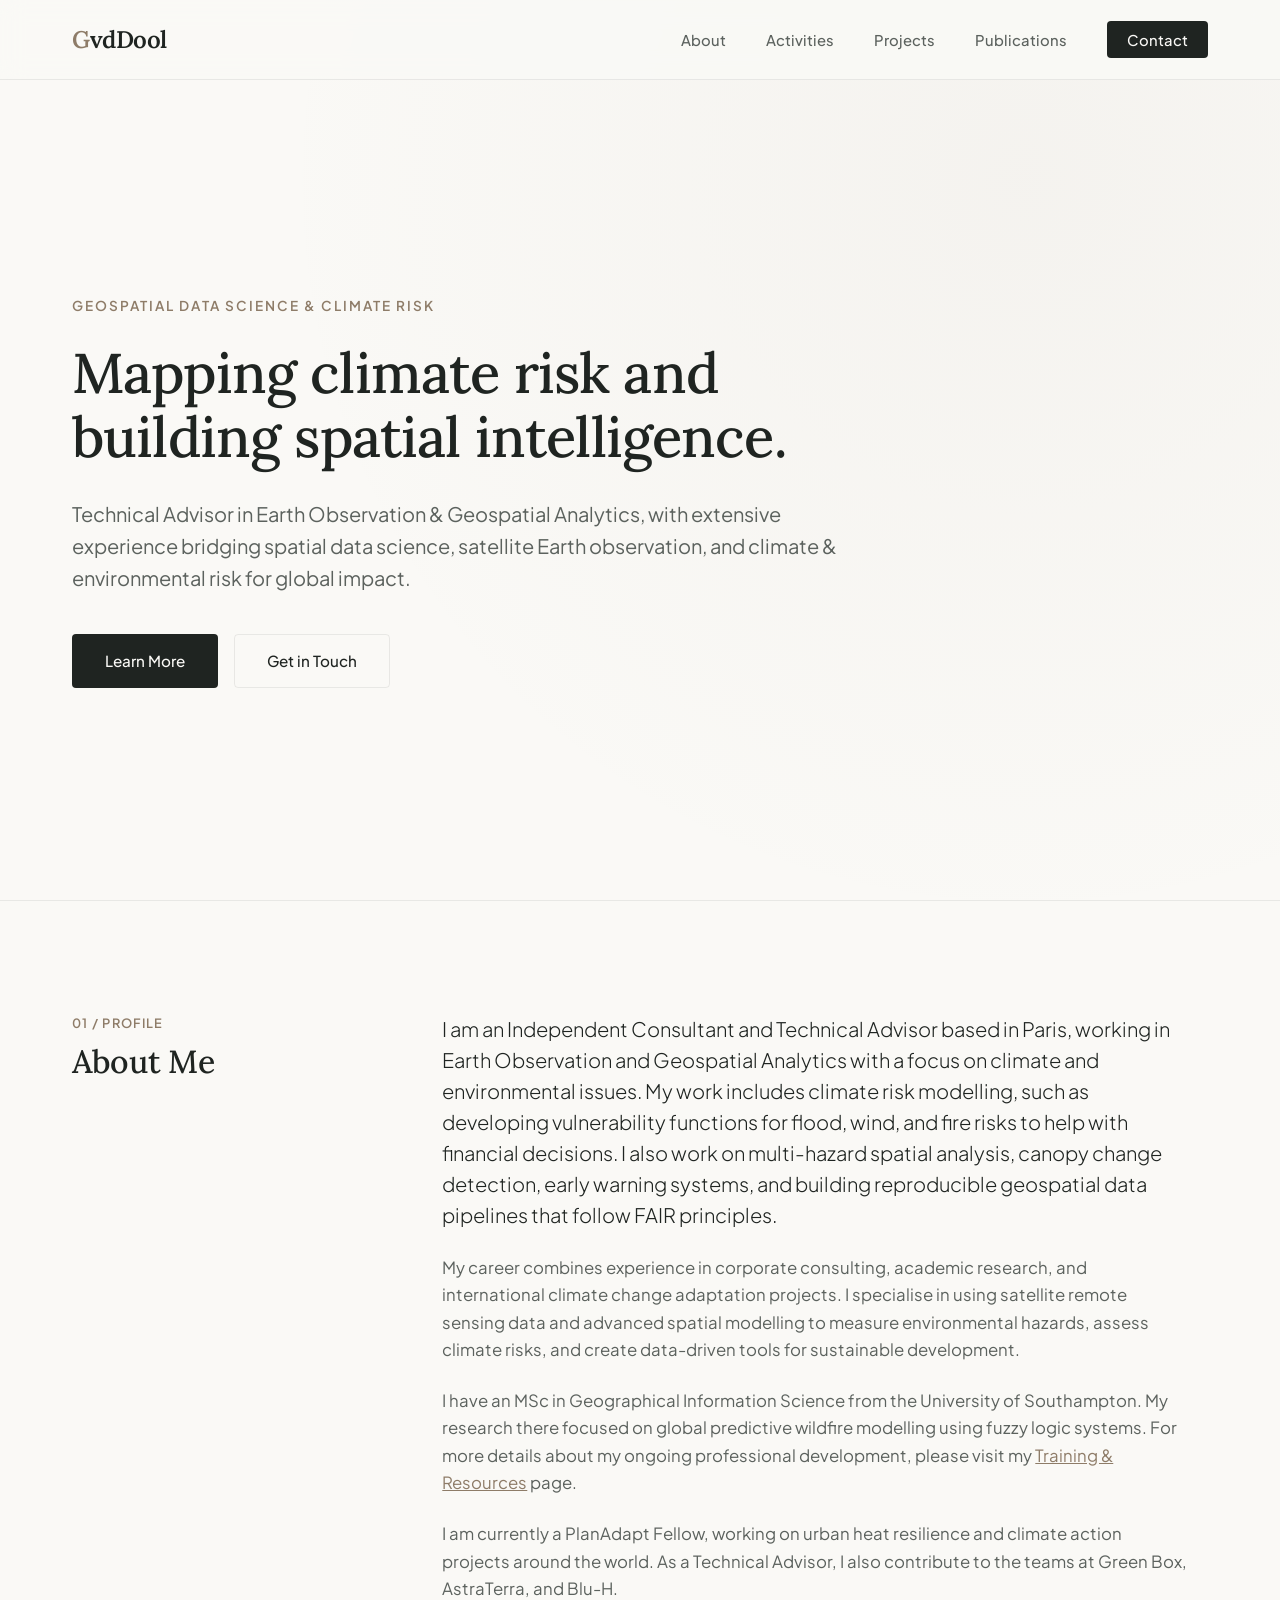
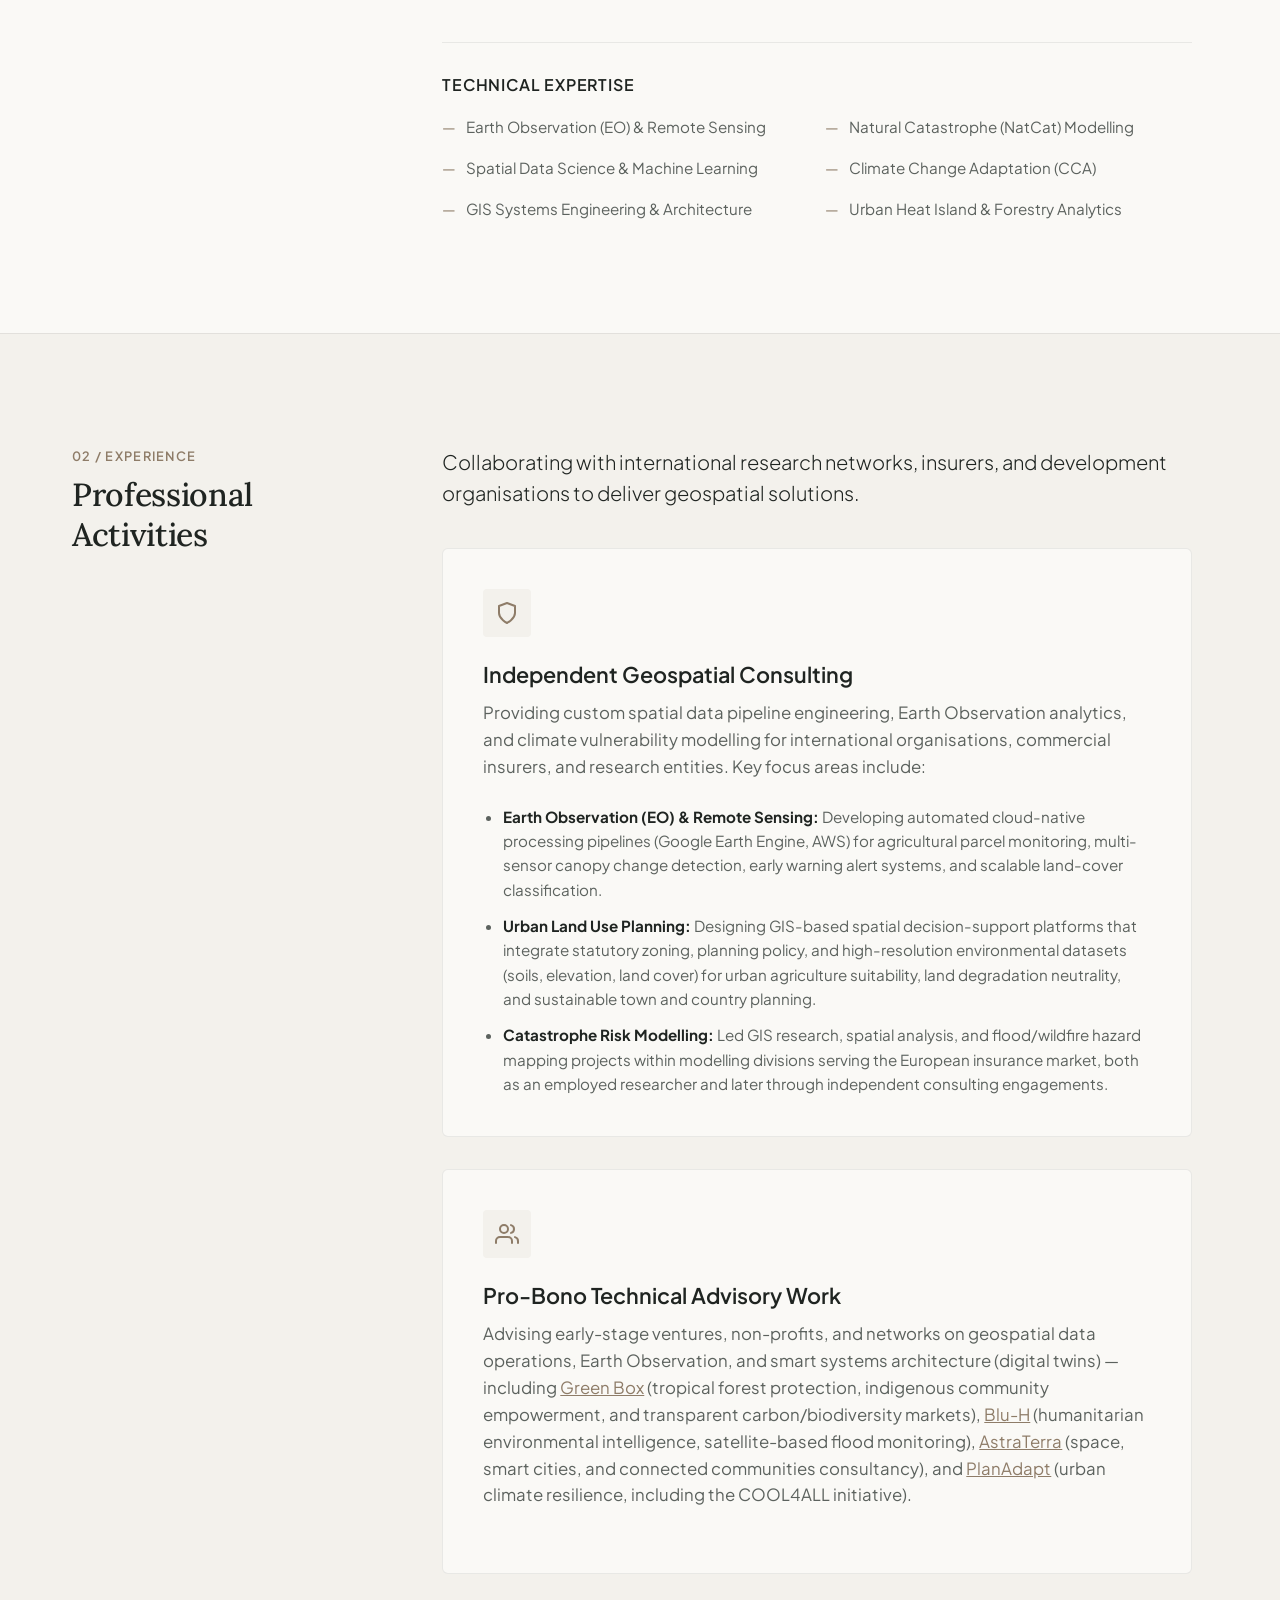
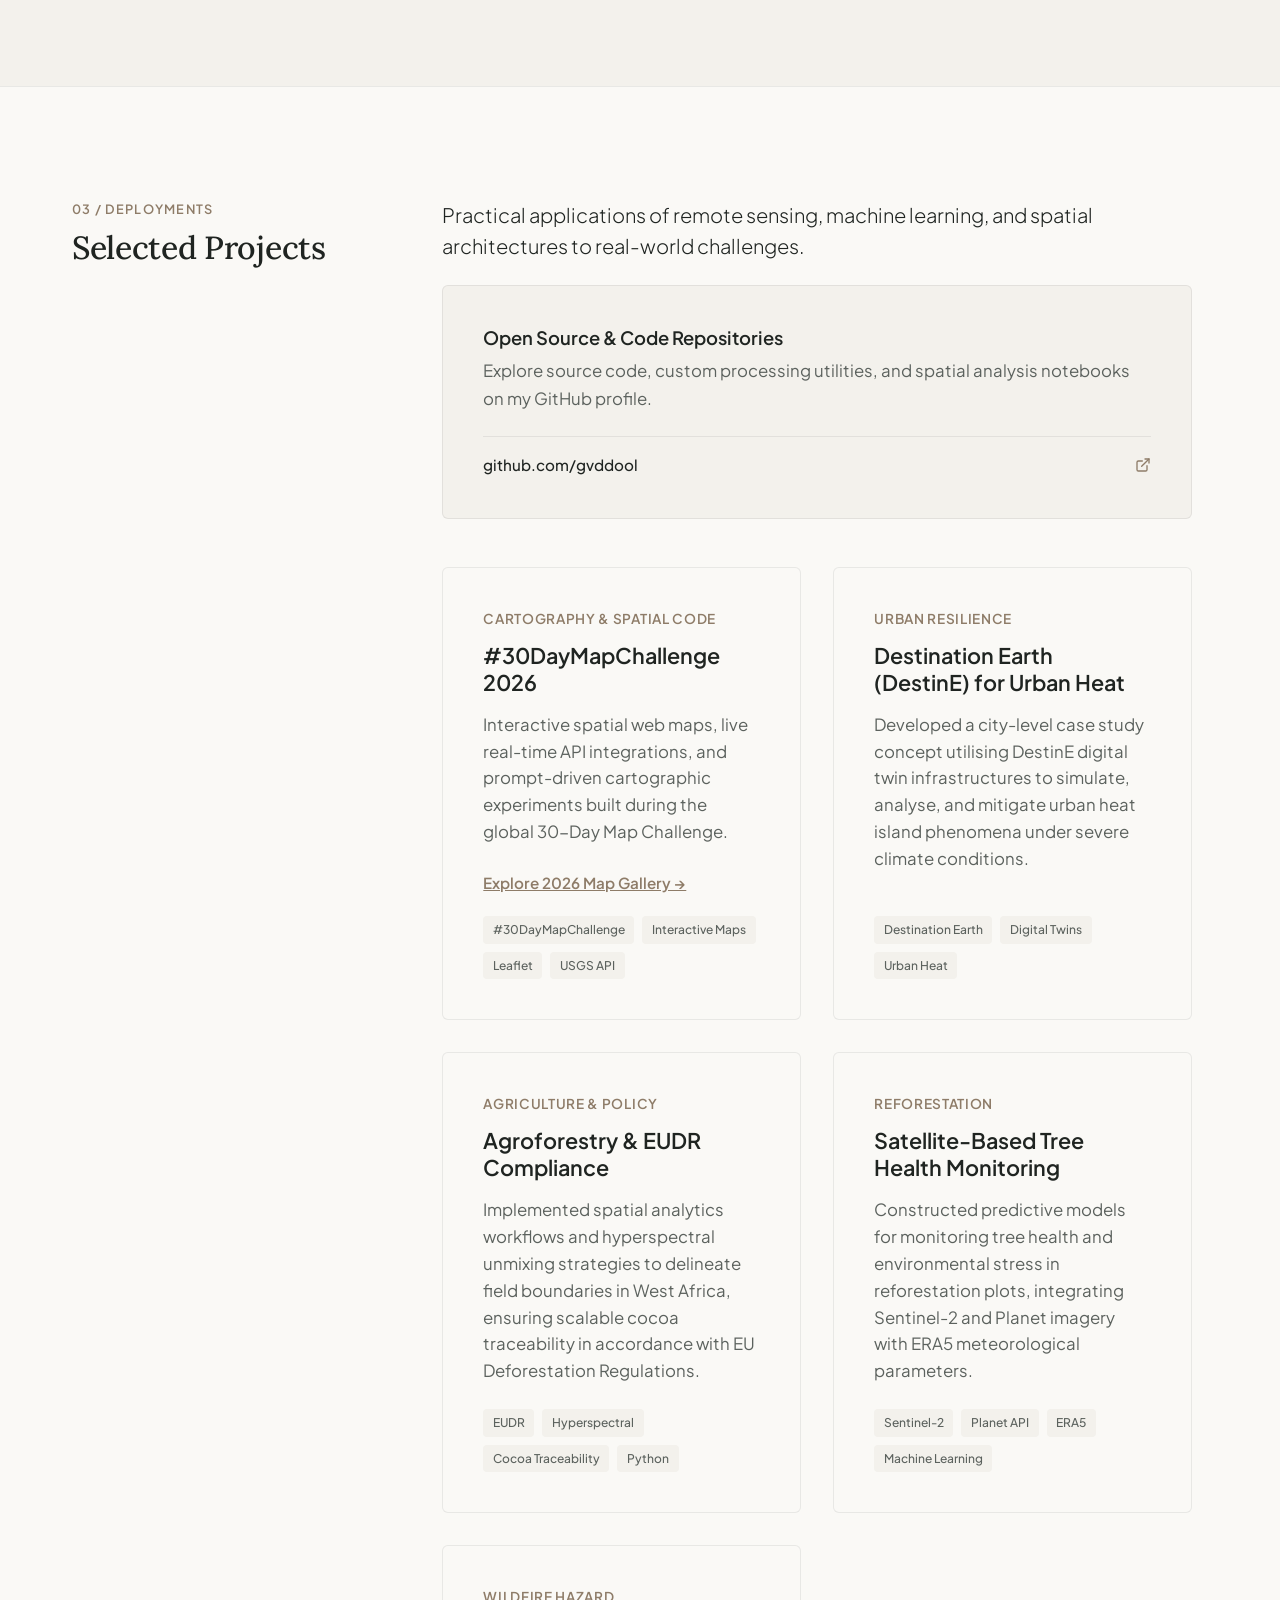
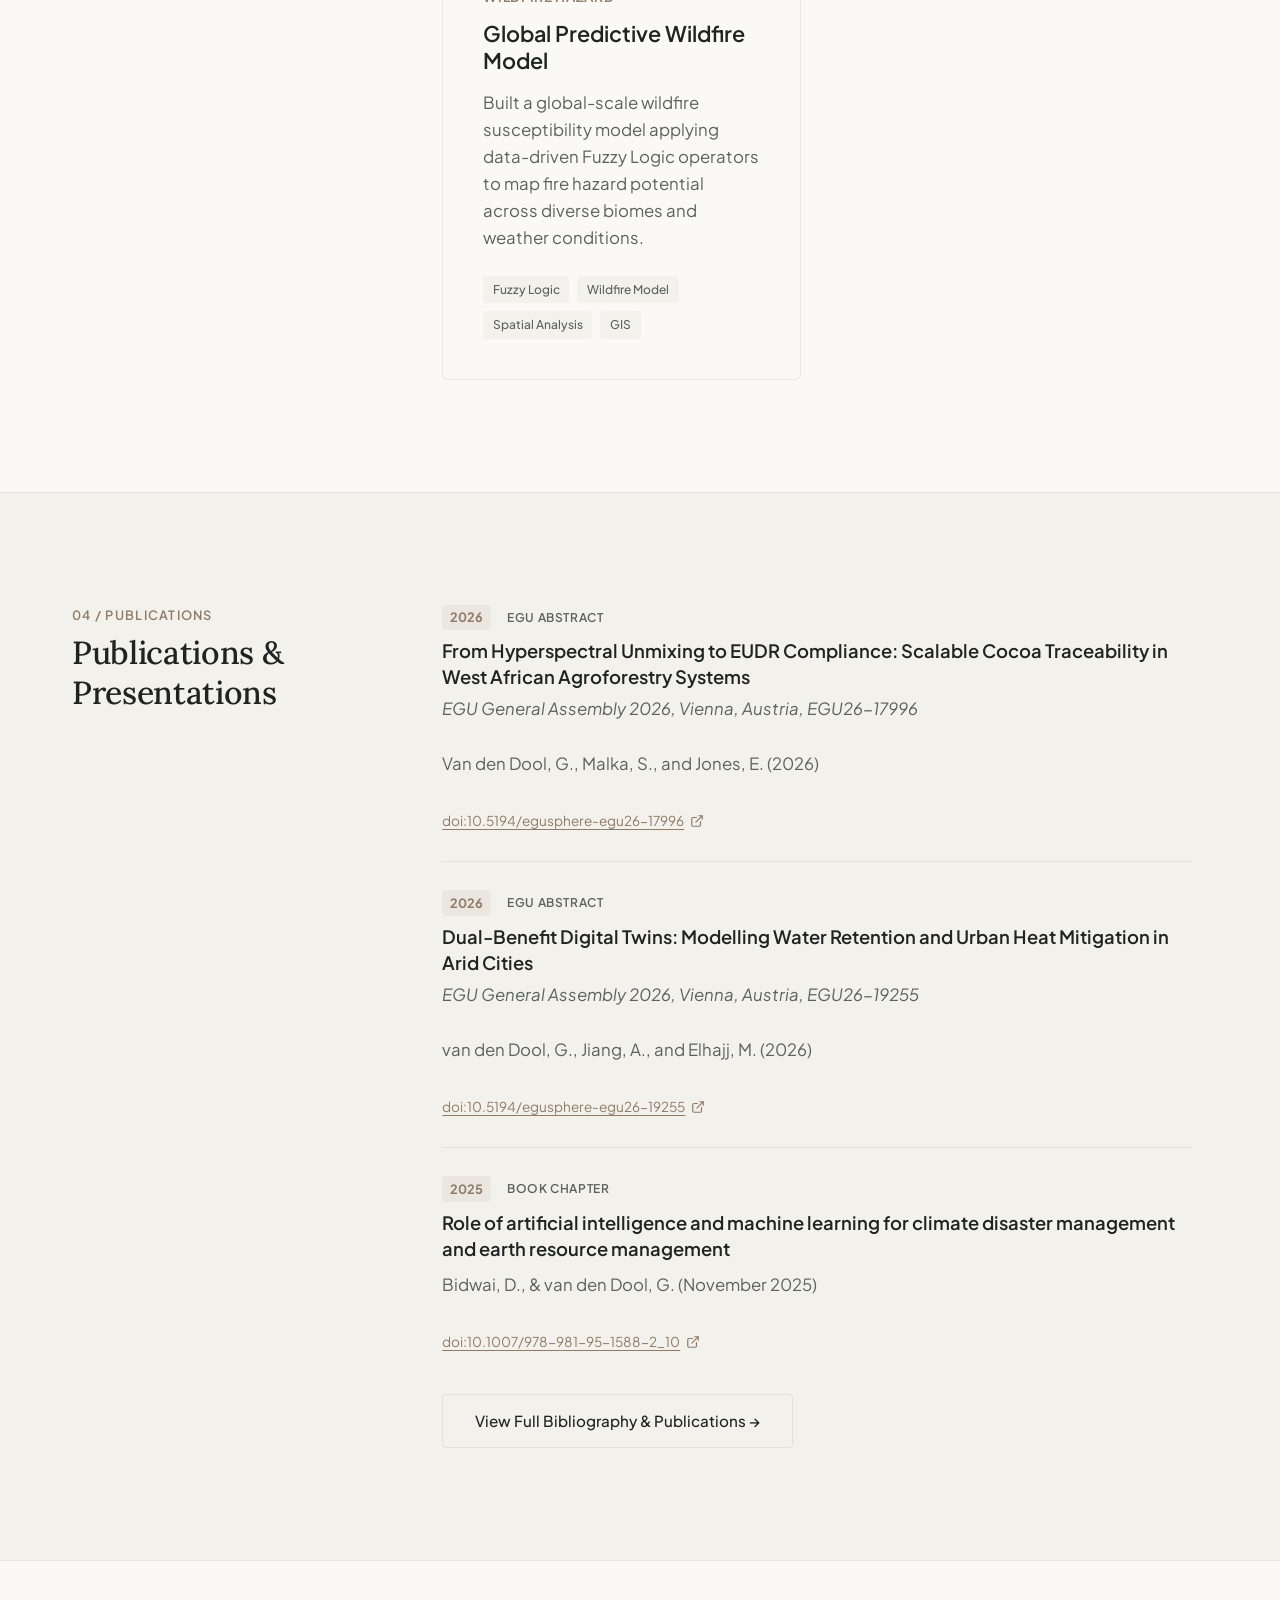
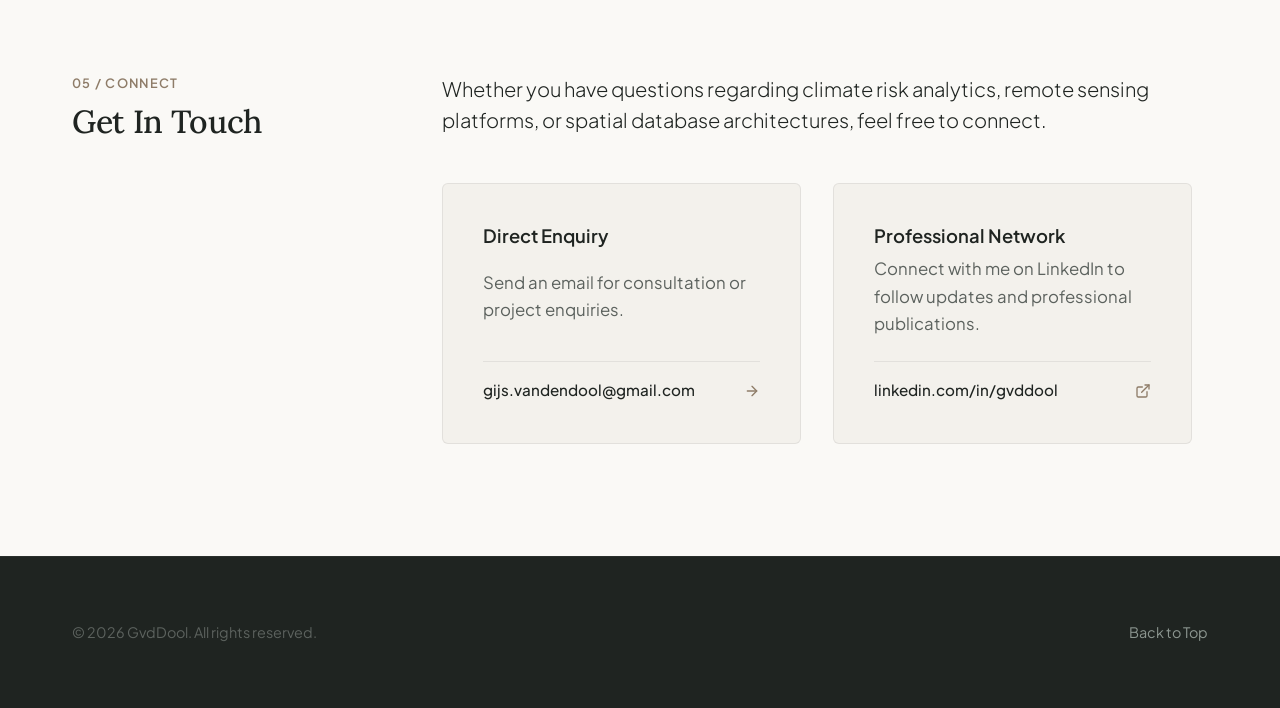
<file: index.html>
<!DOCTYPE html>
<html lang="en">

<head>
    <meta charset="UTF-8">
    <meta name="viewport" content="width=device-width, initial-scale=1.0">
    <title>GvdDool | Earth Observation & Geospatial Analytics — Technical Advisor</title>
    <meta name="description"
        content="Professional portfolio of Gijs van den Dool (GvdDool), Technical Advisor in Earth Observation & Geospatial Analytics based in Paris. Specialising in Earth Observation, Climate Risk, and environmental challenges.">
    <!-- Google Fonts: Plus Jakarta Sans for body, Lora for headings -->
    <link rel="preconnect" href="https://fonts.googleapis.com">
    <link rel="preconnect" href="https://fonts.gstatic.com" crossorigin>
    <link
        href="https://fonts.googleapis.com/css2?family=Lora:ital,wght@0,400..700;1,400..700&family=Plus+Jakarta+Sans:wght@300;400;500;600;700&display=swap"
        rel="stylesheet">
    <!-- Stylesheet -->
    <link rel="stylesheet" href="style.css">
</head>

<body>

    <!-- Header / Navigation -->
    <header class="site-header">
        <div class="header-container">
            <a href="#hero" class="site-logo">
                <span class="logo-accent">G</span>vdDool
            </a>
            <nav class="site-nav">
                <ul>
                    <li><a href="#about">About</a></li>
                    <li><a href="#activities">Activities</a></li>
                    <li><a href="#projects">Projects</a></li>
                    <li><a href="#publications">Publications</a></li>
                    <li><a href="#contact" class="nav-cta">Contact</a></li>
                </ul>
            </nav>
        </div>
    </header>

    <!-- Main Content -->
    <main class="site-main">

        <!-- Hero Section -->
        <section id="hero" class="hero-section">
            <div class="hero-container">
                <div class="hero-content">
                    <span class="hero-tagline">Geospatial Data Science & Climate Risk</span>
                    <h1 class="hero-title">Mapping climate risk and building spatial intelligence.</h1>
                    <p class="hero-subtitle">Technical Advisor in Earth Observation & Geospatial Analytics, with extensive experience
                        bridging spatial data science, satellite Earth observation, and climate & environmental risk for
                        global impact.</p>
                    <div class="hero-actions">
                        <a href="#about" class="btn btn-primary">Learn More</a>
                        <a href="#contact" class="btn btn-secondary">Get in Touch</a>
                    </div>
                </div>
            </div>
        </section>

        <!-- About Section -->
        <section id="about" class="content-section">
            <div class="section-container">
                <div class="section-grid">
                    <div class="section-header">
                        <span class="section-label">01 / Profile</span>
                        <h2 class="section-title">About Me</h2>
                    </div>
                    <div class="section-body">
                        <p class="lead-text">I am an Independent Consultant and Technical Advisor based in Paris, working in Earth Observation and Geospatial Analytics with a focus on climate and environmental issues. My work includes climate risk modelling, such as developing vulnerability functions for flood, wind, and fire risks to help with financial decisions. I also work on multi-hazard spatial analysis, canopy change detection, early warning systems, and building reproducible geospatial data pipelines that follow FAIR principles.</p>
                        <p>My career combines experience in corporate consulting, academic research, and international climate change adaptation projects. I specialise in using satellite remote sensing data and advanced spatial modelling to measure environmental hazards, assess climate risks, and create data-driven tools for sustainable development.</p>
                        <p>I have an MSc in Geographical Information Science from the University of Southampton. My research there focused on global predictive wildfire modelling using fuzzy logic systems. For more details about my ongoing professional development, please visit my <a href="training.html" style="text-decoration: underline; color: var(--color-accent);">Training & Resources</a> page.</p>
                        <p>I am currently a PlanAdapt Fellow, working on urban heat resilience and climate action projects around the world. As a Technical Advisor, I also contribute to the teams at Green Box, AstraTerra, and Blu-H.</p>

                        <div class="skills-highlight">
                            <h3>Technical Expertise</h3>
                            <ul class="skills-list">
                                <li>Earth Observation (EO) & Remote Sensing</li>
                                <li>Natural Catastrophe (NatCat) Modelling</li>
                                <li>Spatial Data Science & Machine Learning</li>
                                <li>Climate Change Adaptation (CCA)</li>
                                <li>GIS Systems Engineering & Architecture</li>
                                <li>Urban Heat Island & Forestry Analytics</li>
                            </ul>
                        </div>
                    </div>
                </div>
            </div>
        </section>

        <!-- Activities Section -->
        <section id="activities" class="content-section alt-bg">
            <div class="section-container">
                <div class="section-grid">
                    <div class="section-header">
                        <span class="section-label">02 / Experience</span>
                        <h2 class="section-title">Professional Activities</h2>
                    </div>
                    <div class="section-body">
                        <p class="lead-text">Collaborating with international research networks, insurers, and
                            development organisations to deliver geospatial solutions.</p>

                        <div class="activities-grid">
                            <div class="activity-card">
                                <div class="activity-icon">
                                    <svg xmlns="http://www.w3.org/2000/svg" width="24" height="24" viewBox="0 0 24 24"
                                        fill="none" stroke="currentColor" stroke-width="2" stroke-linecap="round"
                                        stroke-linejoin="round">
                                        <path d="M12 22s8-4 8-10V5l-8-3-8 3v7c0 6 8 10 8 10z" />
                                    </svg>
                                </div>
                                <h3 class="activity-title">Independent Geospatial Consulting</h3>
                                <p class="activity-desc">Providing custom spatial data pipeline engineering, Earth Observation analytics, and climate vulnerability modelling for international organisations, commercial insurers, and research entities. Key focus areas include:</p>
                                <ul class="activity-list">
                                    <li><strong>Earth Observation (EO) & Remote Sensing:</strong> Developing automated cloud-native processing pipelines (Google Earth Engine, AWS) for agricultural parcel monitoring, multi-sensor canopy change detection, early warning alert systems, and scalable land-cover classification.</li>
                                    <li><strong>Urban Land Use Planning:</strong> Designing GIS-based spatial decision-support platforms that integrate statutory zoning, planning policy, and high-resolution environmental datasets (soils, elevation, land cover) for urban agriculture suitability, land degradation neutrality, and sustainable town and country planning.</li>
                                    <li><strong>Catastrophe Risk Modelling:</strong> Led GIS research, spatial analysis, and flood/wildfire hazard mapping projects within modelling divisions serving the European insurance market, both as an employed researcher and later through independent consulting engagements.</li>
                                </ul>
                            </div>

                            <div class="activity-card">
                                <div class="activity-icon">
                                    <svg xmlns="http://www.w3.org/2000/svg" width="24" height="24" viewBox="0 0 24 24"
                                        fill="none" stroke="currentColor" stroke-width="2" stroke-linecap="round"
                                        stroke-linejoin="round">
                                        <path d="M17 21v-2a4 4 0 0 0-4-4H5a4 4 0 0 0-4 4v2" />
                                        <circle cx="9" cy="7" r="4" />
                                        <path d="M23 21v-2a4 4 0 0 0-3-3.87" />
                                        <path d="M16 3.13a4 4 0 0 1 0 7.75" />
                                    </svg>
                                </div>
                                <h3 class="activity-title">Pro-Bono Technical Advisory Work</h3>
                                <p class="activity-desc">Advising early-stage ventures, non-profits, and networks on geospatial data operations, Earth Observation, and smart systems architecture (digital twins) — including <a href="https://greenboxglobal.org/" target="_blank" rel="noopener noreferrer" style="text-decoration: underline; color: var(--color-accent);">Green Box</a> (tropical forest protection, indigenous community empowerment, and transparent carbon/biodiversity markets), <a href="https://www.blu-h.org/" target="_blank" rel="noopener noreferrer" style="text-decoration: underline; color: var(--color-accent);">Blu-H</a> (humanitarian environmental intelligence, satellite-based flood monitoring), <a href="https://www.astra-terra.com/" target="_blank" rel="noopener noreferrer" style="text-decoration: underline; color: var(--color-accent);">AstraTerra</a> (space, smart cities, and connected communities consultancy), and <a href="http://www.plan-adapt.org/" target="_blank" rel="noopener noreferrer" style="text-decoration: underline; color: var(--color-accent);">PlanAdapt</a> (urban climate resilience, including the COOL4ALL initiative).</p>
                            </div>
                        </div>
                    </div>
                </div>
            </div>
        </section>

        <!-- Projects Section -->
        <section id="projects" class="content-section">
            <div class="section-container">
                <div class="section-grid">
                    <div class="section-header">
                        <span class="section-label">03 / Deployments</span>
                        <h2 class="section-title">Selected Projects</h2>
                    </div>
                    <div class="section-body">
                        <p class="lead-text">Practical applications of remote sensing, machine learning, and spatial
                            architectures to real-world challenges.</p>

                        <div class="project-github-card">
                            <h3>Open Source & Code Repositories</h3>
                            <p>Explore source code, custom processing utilities, and spatial analysis notebooks on my
                                GitHub profile.</p>
                            <a href="https://github.com/gvddool" target="_blank" rel="noopener noreferrer"
                                class="contact-link">
                                <span>github.com/gvddool</span>
                                <svg xmlns="http://www.w3.org/2000/svg" width="16" height="16" viewBox="0 0 24 24"
                                    fill="none" stroke="currentColor" stroke-width="2" stroke-linecap="round"
                                    stroke-linejoin="round">
                                    <path d="M18 13v6a2 2 0 0 1-2 2H5a2 2 0 0 1-2-2V8a2 2 0 0 1 2-2h6" />
                                    <polyline points="15 3 21 3 21 9" />
                                    <line x1="10" y1="14" x2="21" y2="3" />
                                </svg>
                            </a>
                        </div>

                        <div class="projects-grid">
                            <div class="project-card">
                                <div>
                                    <div class="project-meta">Cartography & Spatial Code</div>
                                    <h3 class="project-title">#30DayMapChallenge 2026</h3>
                                    <p class="project-desc">Interactive spatial web maps, live real-time API integrations, and prompt-driven cartographic experiments built during the global 30-Day Map Challenge.</p>
                                    <div style="margin-top: 1rem; margin-bottom: 1.25rem;">
                                        <a href="projects/30dayMapChallenge-2026/index.html" style="text-decoration: underline; color: var(--color-accent); font-weight: 600; font-size: 0.95rem;">Explore 2026 Map Gallery &rarr;</a>
                                    </div>
                                </div>
                                <div class="project-tags">
                                    <span class="project-tag">#30DayMapChallenge</span>
                                    <span class="project-tag">Interactive Maps</span>
                                    <span class="project-tag">Leaflet</span>
                                    <span class="project-tag">USGS API</span>
                                </div>
                            </div>

                            <div class="project-card">
                                <div>
                                    <div class="project-meta">Urban Resilience</div>
                                    <h3 class="project-title">Destination Earth (DestinE) for Urban Heat</h3>
                                    <p class="project-desc">Developed a city-level case study concept utilising DestinE
                                        digital twin infrastructures to simulate, analyse, and mitigate urban heat
                                        island phenomena under severe climate conditions.</p>
                                </div>
                                <div class="project-tags">
                                    <span class="project-tag">Destination Earth</span>
                                    <span class="project-tag">Digital Twins</span>
                                    <span class="project-tag">Urban Heat</span>
                                </div>
                            </div>

                            <div class="project-card">
                                <div>
                                    <div class="project-meta">Agriculture & Policy</div>
                                    <h3 class="project-title">Agroforestry & EUDR Compliance</h3>
                                    <p class="project-desc">Implemented spatial analytics workflows and hyperspectral
                                        unmixing strategies to delineate field boundaries in West Africa, ensuring
                                        scalable cocoa traceability in accordance with EU Deforestation Regulations.</p>
                                </div>
                                <div class="project-tags">
                                    <span class="project-tag">EUDR</span>
                                    <span class="project-tag">Hyperspectral</span>
                                    <span class="project-tag">Cocoa Traceability</span>
                                    <span class="project-tag">Python</span>
                                </div>
                            </div>

                            <div class="project-card">
                                <div>
                                    <div class="project-meta">Reforestation</div>
                                    <h3 class="project-title">Satellite-Based Tree Health Monitoring</h3>
                                    <p class="project-desc">Constructed predictive models for monitoring tree health and
                                        environmental stress in reforestation plots, integrating Sentinel-2 and Planet
                                        imagery with ERA5 meteorological parameters.</p>
                                </div>
                                <div class="project-tags">
                                    <span class="project-tag">Sentinel-2</span>
                                    <span class="project-tag">Planet API</span>
                                    <span class="project-tag">ERA5</span>
                                    <span class="project-tag">Machine Learning</span>
                                </div>
                            </div>

                            <div class="project-card">
                                <div>
                                    <div class="project-meta">Wildfire Hazard</div>
                                    <h3 class="project-title">Global Predictive Wildfire Model</h3>
                                    <p class="project-desc">Built a global-scale wildfire susceptibility model applying
                                        data-driven Fuzzy Logic operators to map fire hazard potential across diverse
                                        biomes and weather conditions.</p>
                                </div>
                                <div class="project-tags">
                                    <span class="project-tag">Fuzzy Logic</span>
                                    <span class="project-tag">Wildfire Model</span>
                                    <span class="project-tag">Spatial Analysis</span>
                                    <span class="project-tag">GIS</span>
                                </div>
                            </div>
                        </div>
                    </div>
                </div>
            </div>
        </section>

        <!-- Publications Section -->
        <section id="publications" class="content-section alt-bg">
            <div class="section-container">
                <div class="section-grid">
                    <div class="section-header">
                        <span class="section-label">04 / Publications</span>
                        <h2 class="section-title">Publications & Presentations</h2>
                    </div>
                    <div class="section-body">
                        <div class="publications-list">

                            <div class="publication-item">
                                <div class="publication-meta">
                                    <span class="pub-year">2026</span>
                                    <span class="pub-type">EGU Abstract</span>
                                </div>
                                <h3 class="publication-title">From Hyperspectral Unmixing to EUDR Compliance: Scalable Cocoa Traceability in West African Agroforestry Systems</h3>
                                <p class="publication-journal">EGU General Assembly 2026, Vienna, Austria, EGU26-17996</p>
                                <p class="publication-authors">Van den Dool, G., Malka, S., and Jones, E. (2026)</p>
                                <div class="pub-doi">
                                    <a href="https://doi.org/10.5194/egusphere-egu26-17996" target="_blank" rel="noopener noreferrer">
                                        <span>doi:10.5194/egusphere-egu26-17996</span>
                                        <svg xmlns="http://www.w3.org/2000/svg" width="14" height="14" viewBox="0 0 24 24" fill="none" stroke="currentColor" stroke-width="2" stroke-linecap="round" stroke-linejoin="round"><path d="M18 13v6a2 2 0 0 1-2 2H5a2 2 0 0 1-2-2V8a2 2 0 0 1 2-2h6"/><polyline points="15 3 21 3 21 9"/><line x1="10" y1="14" x2="21" y2="3"/></svg>
                                    </a>
                                </div>
                            </div>

                            <div class="publication-item">
                                <div class="publication-meta">
                                    <span class="pub-year">2026</span>
                                    <span class="pub-type">EGU Abstract</span>
                                </div>
                                <h3 class="publication-title">Dual-Benefit Digital Twins: Modelling Water Retention and Urban Heat Mitigation in Arid Cities</h3>
                                <p class="publication-journal">EGU General Assembly 2026, Vienna, Austria, EGU26-19255</p>
                                <p class="publication-authors">van den Dool, G., Jiang, A., and Elhajj, M. (2026)</p>
                                <div class="pub-doi">
                                    <a href="https://doi.org/10.5194/egusphere-egu26-19255" target="_blank" rel="noopener noreferrer">
                                        <span>doi:10.5194/egusphere-egu26-19255</span>
                                        <svg xmlns="http://www.w3.org/2000/svg" width="14" height="14" viewBox="0 0 24 24" fill="none" stroke="currentColor" stroke-width="2" stroke-linecap="round" stroke-linejoin="round"><path d="M18 13v6a2 2 0 0 1-2 2H5a2 2 0 0 1-2-2V8a2 2 0 0 1 2-2h6"/><polyline points="15 3 21 3 21 9"/><line x1="10" y1="14" x2="21" y2="3"/></svg>
                                    </a>
                                </div>
                            </div>

                            <div class="publication-item">
                                <div class="publication-meta">
                                    <span class="pub-year">2025</span>
                                    <span class="pub-type">Book Chapter</span>
                                </div>
                                <h3 class="publication-title">Role of artificial intelligence and machine learning for climate disaster management and earth resource management</h3>
                                <p class="publication-authors">Bidwai, D., & van den Dool, G. (November 2025)</p>
                                <div class="pub-doi">
                                    <a href="https://doi.org/10.1007/978-981-95-1588-2_10" target="_blank" rel="noopener noreferrer">
                                        <span>doi:10.1007/978-981-95-1588-2_10</span>
                                        <svg xmlns="http://www.w3.org/2000/svg" width="14" height="14" viewBox="0 0 24 24" fill="none" stroke="currentColor" stroke-width="2" stroke-linecap="round" stroke-linejoin="round"><path d="M18 13v6a2 2 0 0 1-2 2H5a2 2 0 0 1-2-2V8a2 2 0 0 1 2-2h6"/><polyline points="15 3 21 3 21 9"/><line x1="10" y1="14" x2="21" y2="3"/></svg>
                                    </a>
                                </div>
                            </div>

                        </div>

                        <div style="margin-top: 2.5rem;">
                            <a href="publications.html" class="btn btn-secondary">View Full Bibliography & Publications &rarr;</a>
                        </div>
                    </div>
                </div>
            </div>
        </section>

        <!-- Contact Section -->
        <section id="contact" class="content-section">
            <div class="section-container">
                <div class="section-grid">
                    <div class="section-header">
                        <span class="section-label">05 / Connect</span>
                        <h2 class="section-title">Get In Touch</h2>
                    </div>
                    <div class="section-body">
                        <p class="lead-text">Whether you have questions regarding climate risk analytics, remote sensing
                            platforms, or spatial database architectures, feel free to connect.</p>

                        <div class="contact-methods">
                            <div class="contact-method-card">
                                <h3>Direct Enquiry</h3>
                                <p>Send an email for consultation or project enquiries.</p>
                                <a href="mailto:gijs.vandendool@gmail.com" class="contact-link">
                                    <span>gijs.vandendool@gmail.com</span>
                                    <svg xmlns="http://www.w3.org/2000/svg" width="16" height="16" viewBox="0 0 24 24"
                                        fill="none" stroke="currentColor" stroke-width="2" stroke-linecap="round"
                                        stroke-linejoin="round">
                                        <line x1="5" y1="12" x2="19" y2="12" />
                                        <polyline points="12 5 19 12 12 19" />
                                    </svg>
                                </a>
                            </div>

                            <div class="contact-method-card">
                                <h3>Professional Network</h3>
                                <p>Connect with me on LinkedIn to follow updates and professional publications.</p>
                                <a href="https://www.linkedin.com/in/gvddool/" target="_blank" rel="noopener noreferrer"
                                    class="contact-link">
                                    <span>linkedin.com/in/gvddool</span>
                                    <svg xmlns="http://www.w3.org/2000/svg" width="16" height="16" viewBox="0 0 24 24"
                                        fill="none" stroke="currentColor" stroke-width="2" stroke-linecap="round"
                                        stroke-linejoin="round">
                                        <path d="M18 13v6a2 2 0 0 1-2 2H5a2 2 0 0 1-2-2V8a2 2 0 0 1 2-2h6" />
                                        <polyline points="15 3 21 3 21 9" />
                                        <line x1="10" y1="14" x2="21" y2="3" />
                                    </svg>
                                </a>
                            </div>
                        </div>
                    </div>
                </div>
            </div>
        </section>

    </main>

    <!-- Footer -->
    <footer class="site-footer">
        <div class="footer-container">
            <p>&copy; 2026 GvdDool. All rights reserved.</p>
            <div class="footer-meta">
                <a href="#hero">Back to Top</a>
            </div>
        </div>
    </footer>

</body>

</html>
</file>
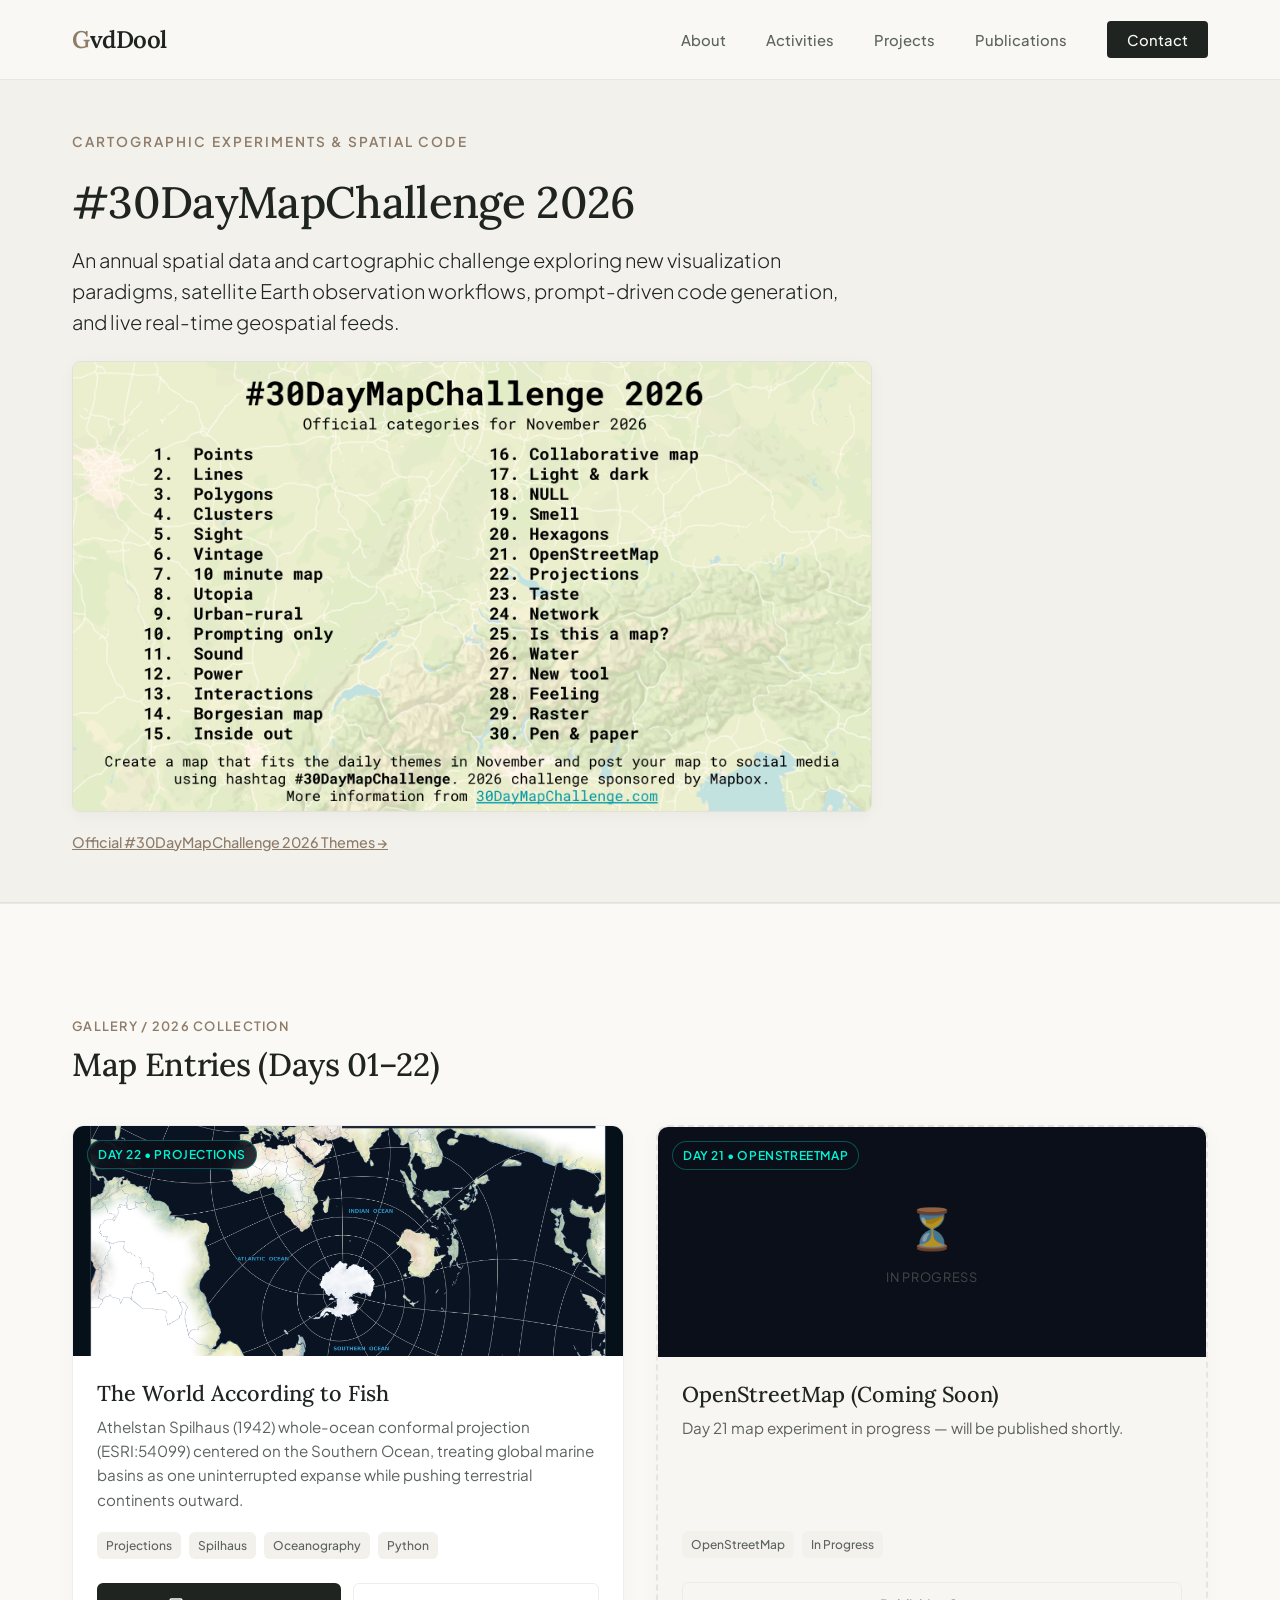
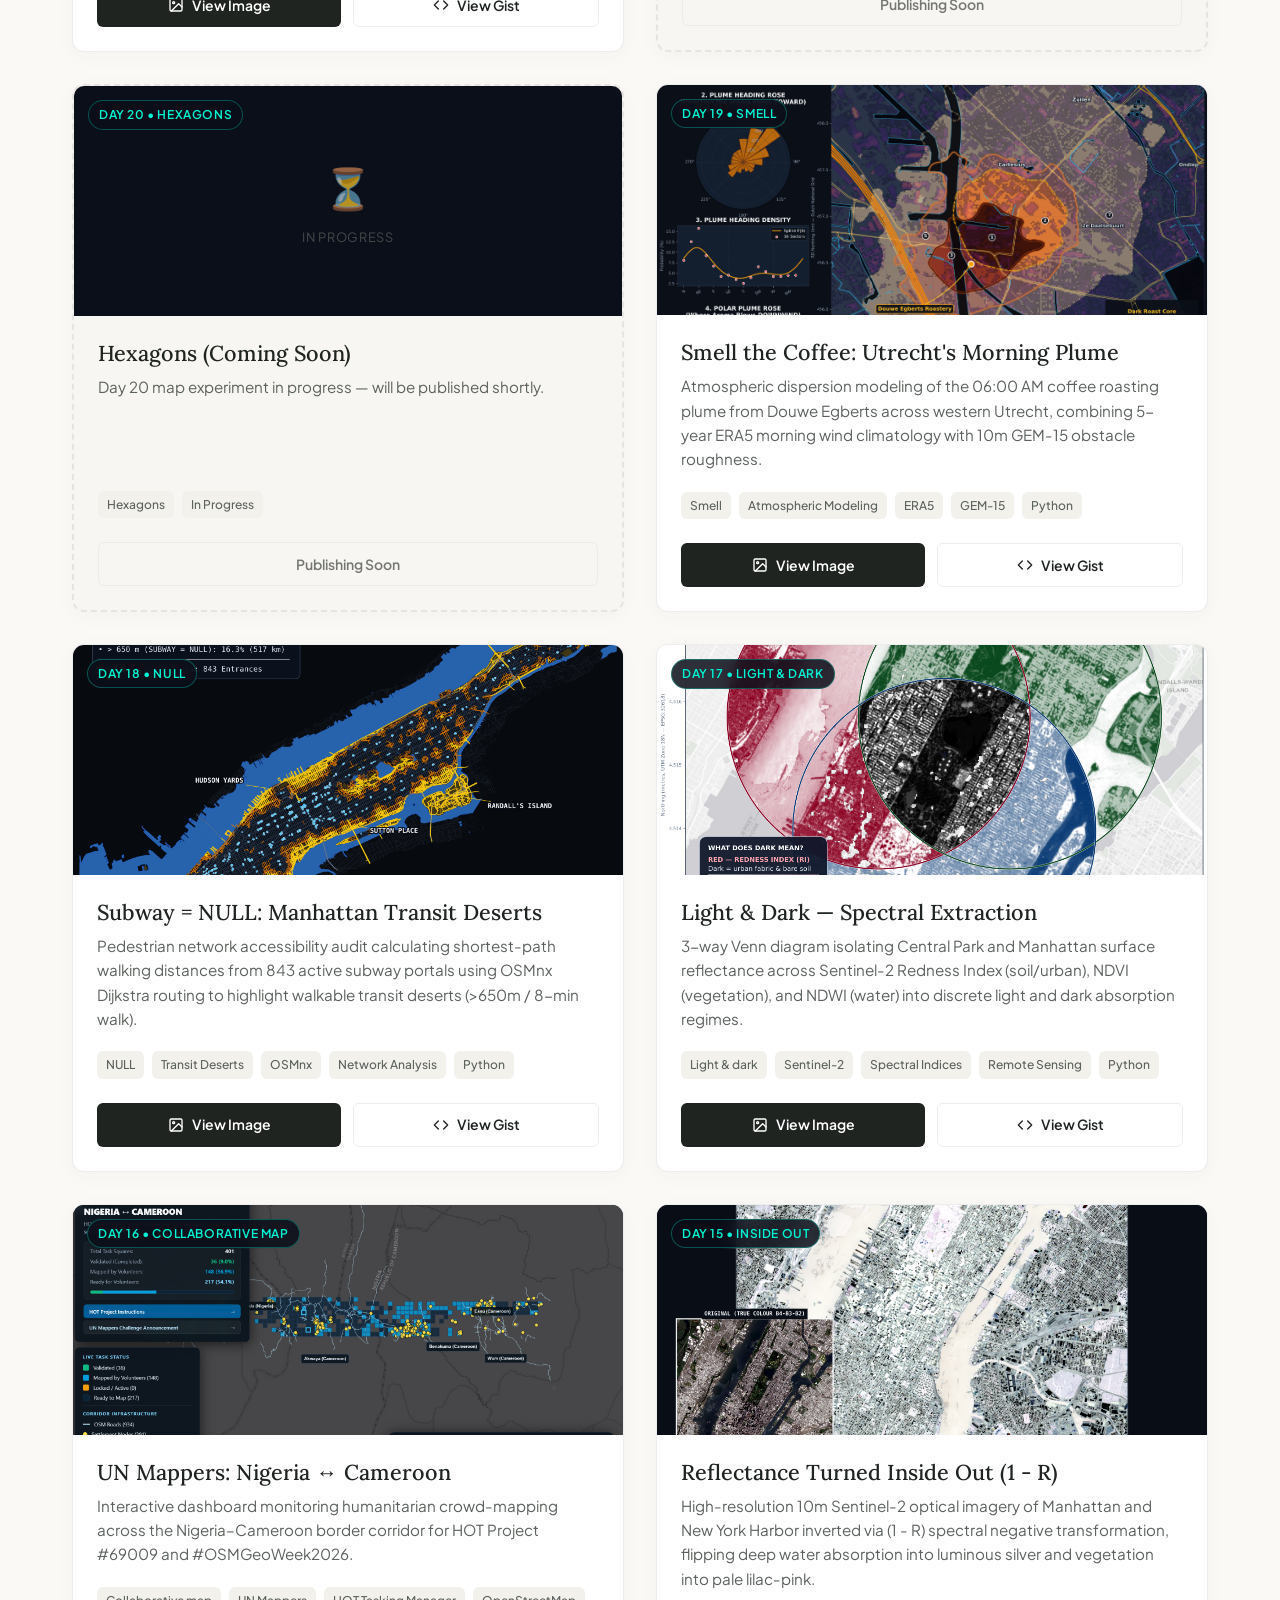
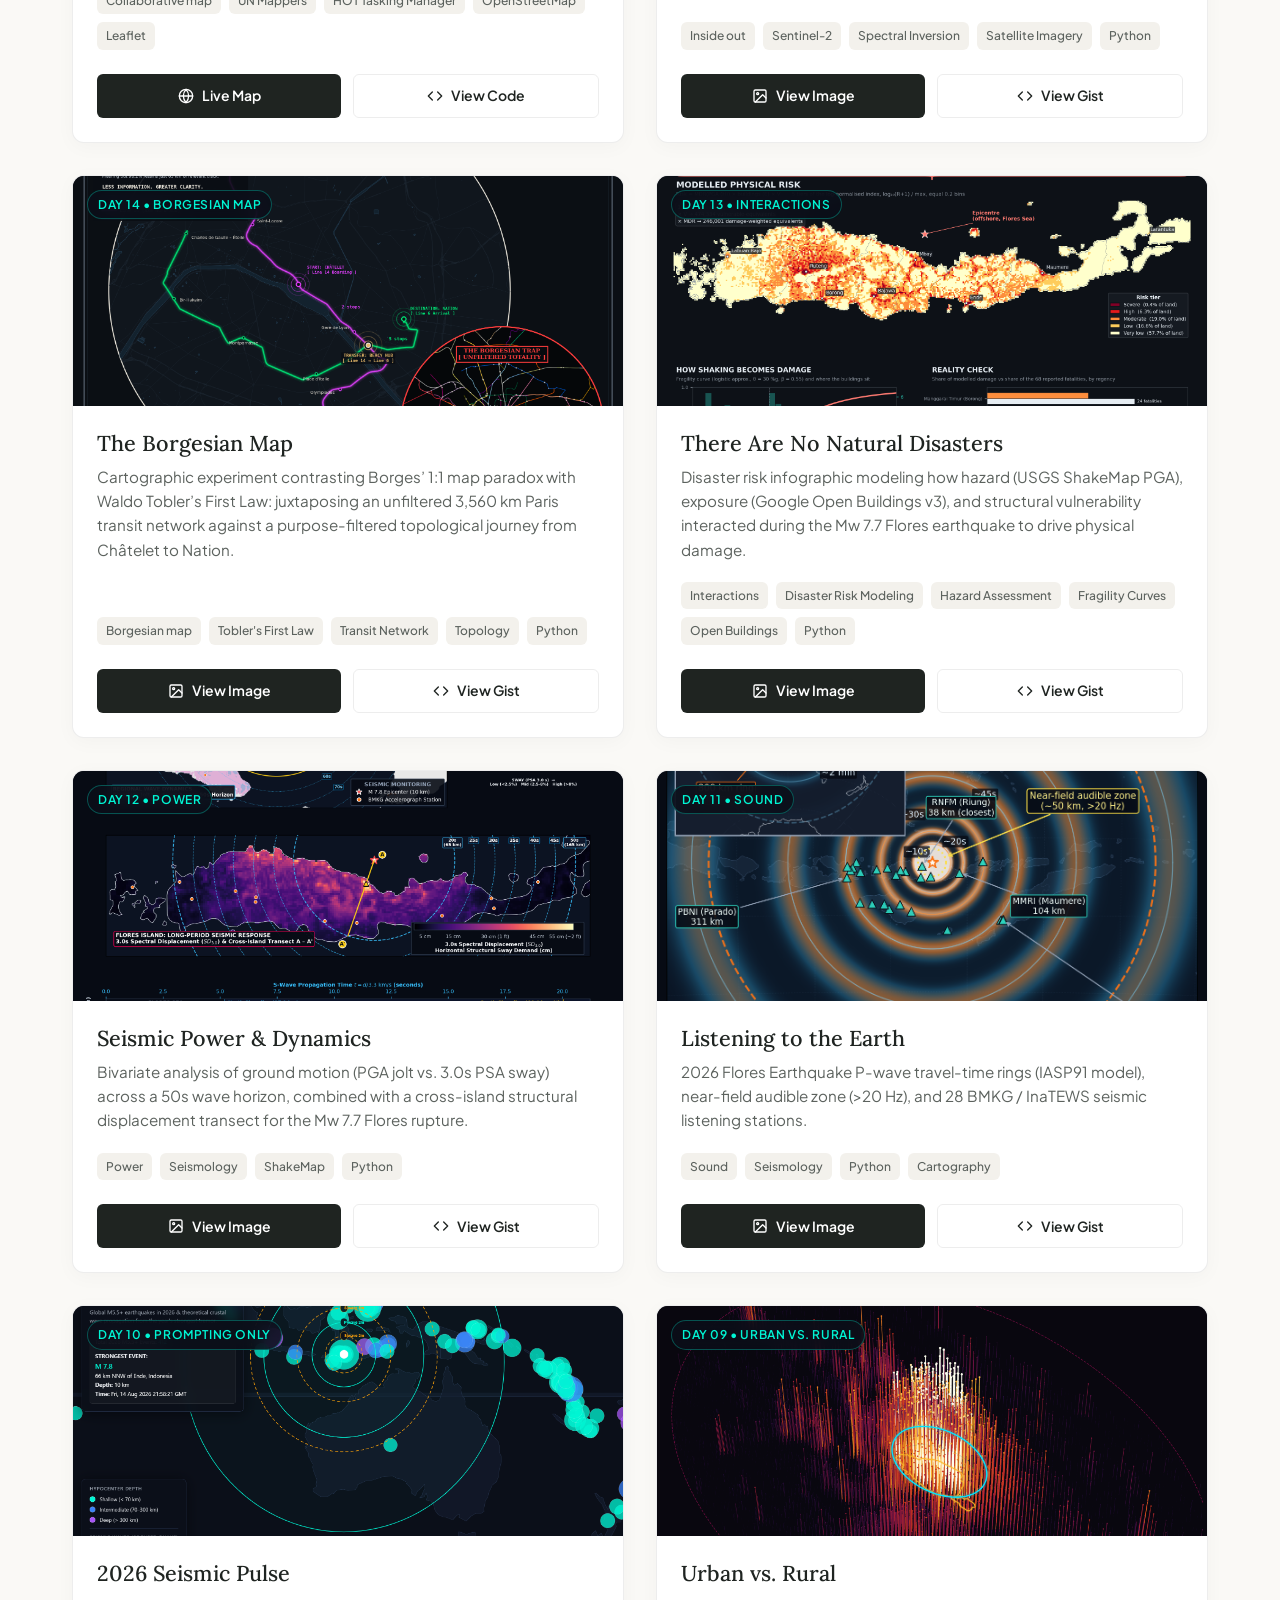
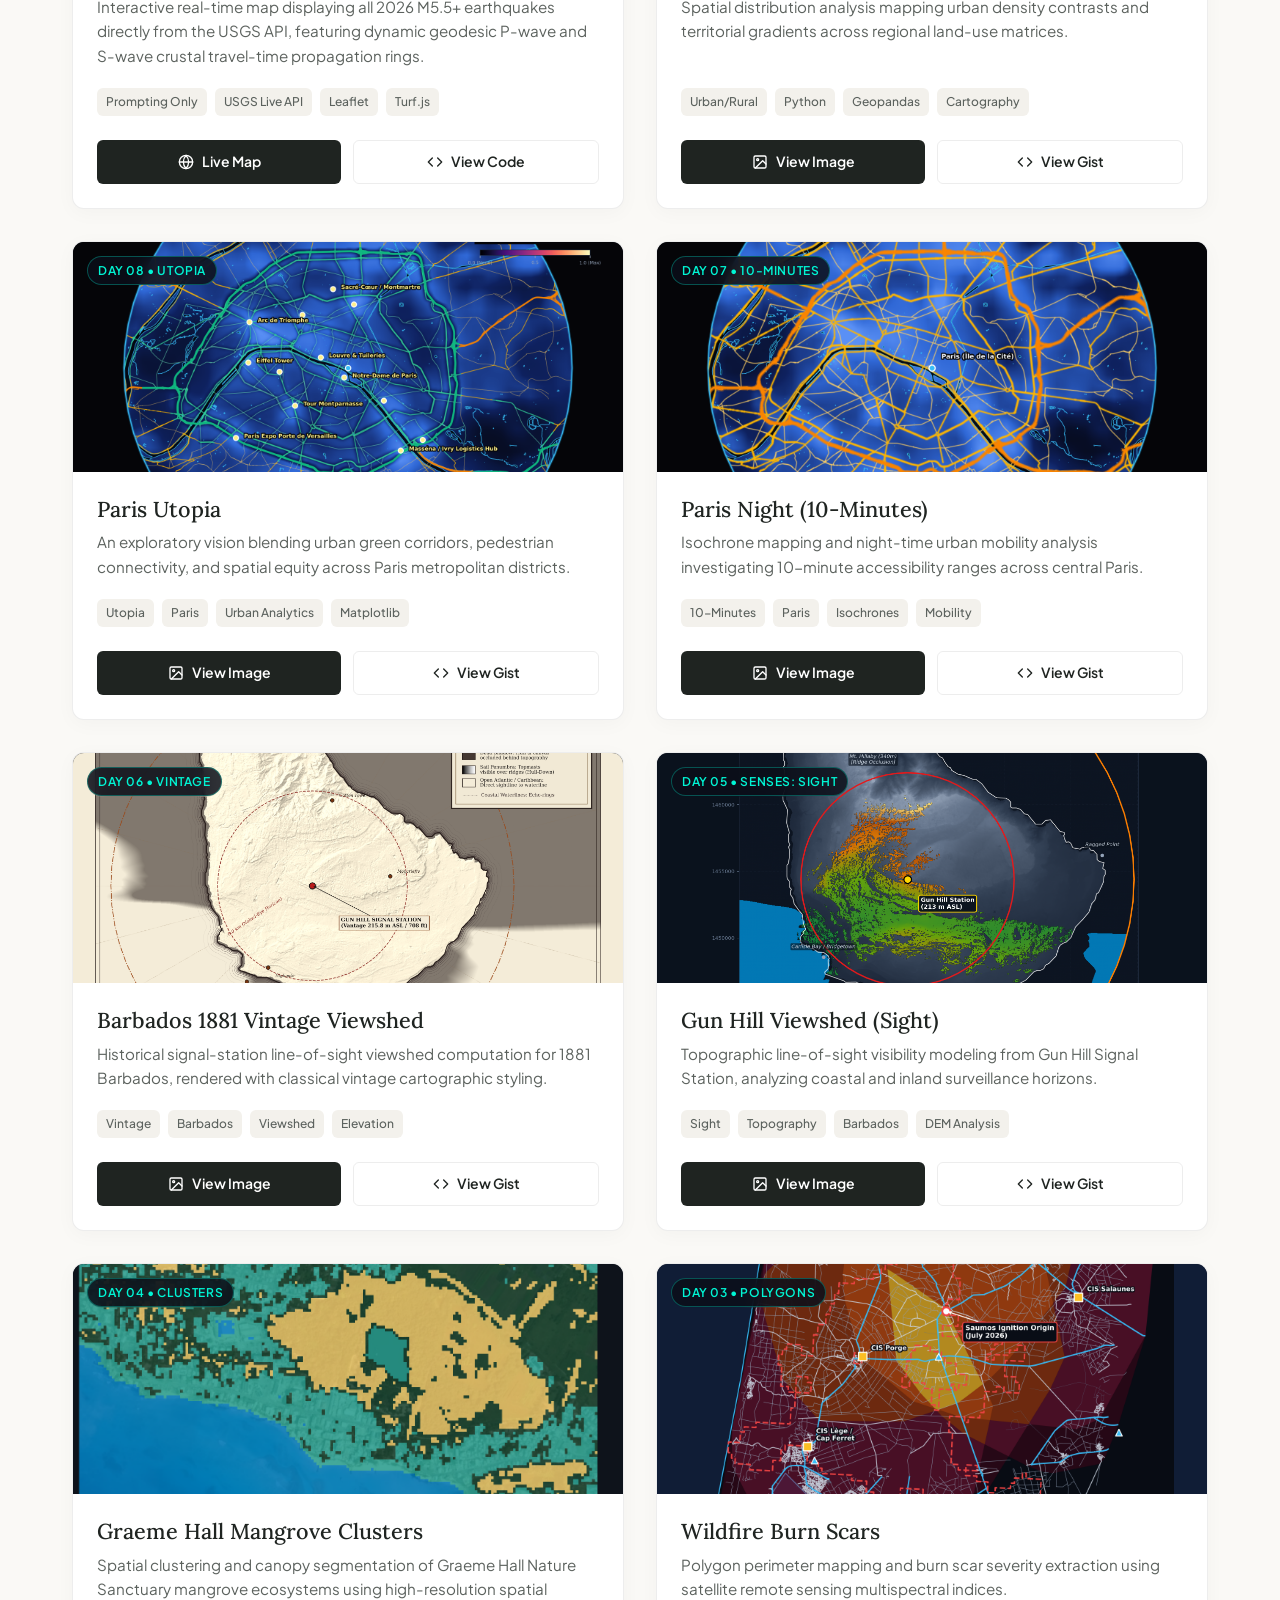
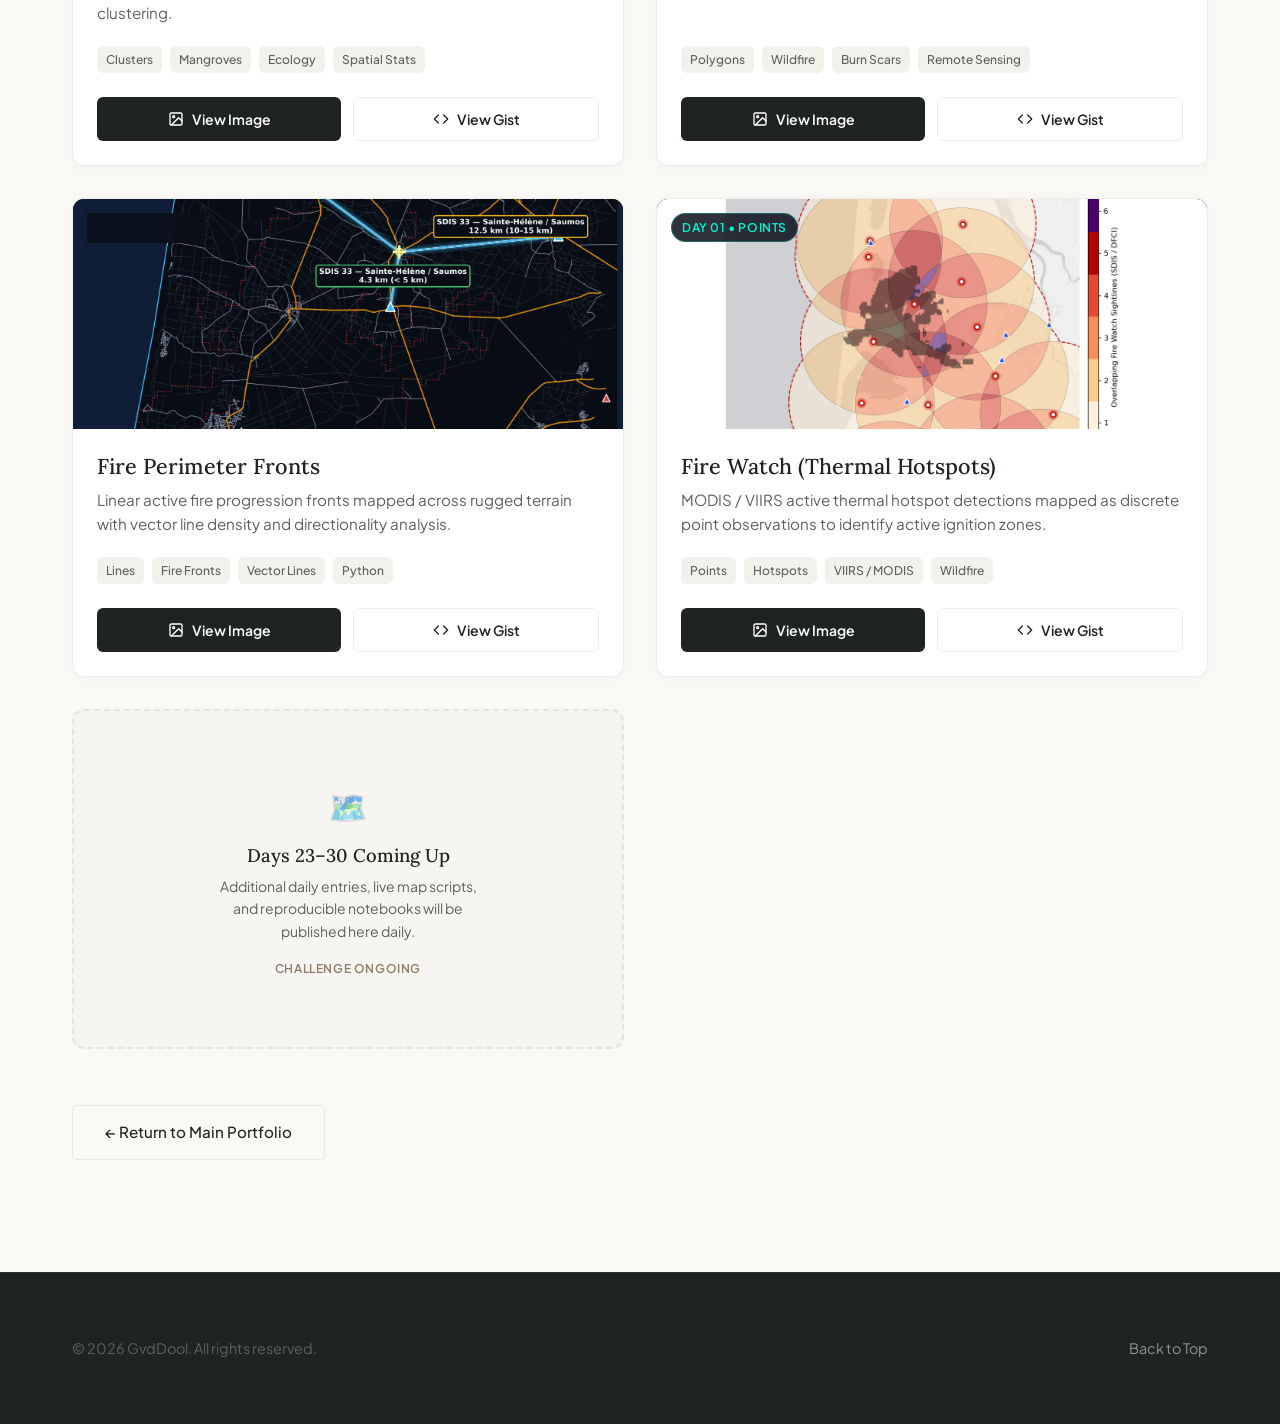
<file: projects/30dayMapChallenge-2026/index.html>
<!DOCTYPE html>
<html lang="en">

<head>
    <meta charset="UTF-8">
    <meta name="viewport" content="width=device-width, initial-scale=1.0">
    <title>#30DayMapChallenge 2026 | GvdDool</title>
    <meta name="description"
        content="30-Day Map Challenge 2026 Gallery by Gijs van den Dool (GvdDool) - interactive maps, geospatial data pipelines, and reproducible cartographic experiments.">
    <!-- Google Fonts: Plus Jakarta Sans for body, Lora for headings -->
    <link rel="preconnect" href="https://fonts.googleapis.com">
    <link rel="preconnect" href="https://fonts.gstatic.com" crossorigin>
    <link
        href="https://fonts.googleapis.com/css2?family=Lora:ital,wght@0,400..700;1,400..700&family=Plus+Jakarta+Sans:wght@300;400;500;600;700&display=swap"
        rel="stylesheet">
    <!-- Stylesheet -->
    <link rel="stylesheet" href="../../style.css">
    <style>
        .gallery-grid {
            display: grid;
            grid-template-columns: repeat(auto-fill, minmax(360px, 1fr));
            gap: 2rem;
            margin-top: 2.5rem;
        }

        .gallery-card {
            background-color: #FFFFFF;
            border: 1px solid var(--color-border);
            border-radius: 12px;
            overflow: hidden;
            display: flex;
            flex-direction: column;
            transition: var(--transition-smooth);
            box-shadow: 0 4px 20px rgba(0, 0, 0, 0.03);
        }

        .gallery-card:hover {
            transform: translateY(-4px);
            box-shadow: 0 12px 28px rgba(0, 0, 0, 0.08);
            border-color: var(--color-border-focus);
        }

        .card-image-wrap {
            position: relative;
            width: 100%;
            height: 230px;
            background-color: #0B0F19;
            overflow: hidden;
        }

        .card-image-wrap img {
            width: 100%;
            height: 100%;
            object-fit: cover;
            transition: transform 0.4s ease;
        }

        .gallery-card:hover .card-image-wrap img {
            transform: scale(1.03);
        }

        .card-badge {
            position: absolute;
            top: 14px;
            left: 14px;
            background: rgba(11, 15, 25, 0.85);
            backdrop-filter: blur(8px);
            color: #00F5D4;
            font-size: 0.75rem;
            font-weight: 600;
            padding: 4px 10px;
            border-radius: 999px;
            border: 1px solid rgba(0, 245, 212, 0.3);
            text-transform: uppercase;
            letter-spacing: 0.05em;
        }

        .card-body {
            padding: 1.5rem;
            display: flex;
            flex-direction: column;
            flex-grow: 1;
        }

        .card-title {
            font-size: 1.35rem;
            margin-bottom: 0.5rem;
            color: var(--color-text-primary);
        }

        .card-desc {
            font-size: 0.95rem;
            line-height: 1.6;
            color: var(--color-text-secondary);
            margin-bottom: 1.25rem;
            flex-grow: 1;
        }

        .card-tags {
            display: flex;
            flex-wrap: wrap;
            gap: 0.5rem;
            margin-bottom: 1.5rem;
        }

        .card-tag {
            background-color: var(--color-bg-secondary);
            color: var(--color-text-secondary);
            font-size: 0.75rem;
            font-weight: 500;
            padding: 4px 9px;
            border-radius: 6px;
        }

        .card-actions {
            display: flex;
            gap: 0.75rem;
            margin-top: auto;
        }

        .btn-live {
            flex: 1;
            text-align: center;
            background-color: var(--color-text-primary);
            color: #FFFFFF !important;
            padding: 0.6rem 1rem;
            border-radius: 6px;
            font-size: 0.875rem;
            font-weight: 600;
            display: inline-flex;
            align-items: center;
            justify-content: center;
            gap: 0.5rem;
            transition: var(--transition-smooth);
        }

        .btn-live:hover {
            background-color: var(--color-accent);
        }

        .btn-code {
            flex: 1;
            text-align: center;
            background-color: transparent;
            color: var(--color-text-primary) !important;
            border: 1px solid var(--color-border);
            padding: 0.6rem 1rem;
            border-radius: 6px;
            font-size: 0.875rem;
            font-weight: 600;
            display: inline-flex;
            align-items: center;
            justify-content: center;
            gap: 0.5rem;
            transition: var(--transition-smooth);
        }

        .btn-code:hover {
            border-color: var(--color-accent);
            color: var(--color-accent) !important;
        }

        .placeholder-card {
            border: 2px dashed var(--color-border);
            border-radius: 12px;
            padding: 2.5rem 1.5rem;
            text-align: center;
            display: flex;
            flex-direction: column;
            align-items: center;
            justify-content: center;
            min-height: 340px;
            background: rgba(243, 241, 236, 0.4);
        }

        .placeholder-icon {
            font-size: 2rem;
            margin-bottom: 0.75rem;
            opacity: 0.6;
        }

        @media (max-width: 640px) {
            .gallery-grid {
                grid-template-columns: 1fr;
            }

            .card-actions {
                flex-direction: column;
            }
        }
    </style>
</head>

<body>

    <!-- Header / Navigation -->
    <header class="site-header">
        <div class="header-container">
            <a href="../../index.html#hero" class="site-logo">
                <span class="logo-accent">G</span>vdDool
            </a>
            <nav class="site-nav">
                <ul>
                    <li><a href="../../index.html#about">About</a></li>
                    <li><a href="../../index.html#activities">Activities</a></li>
                    <li><a href="../../index.html#projects">Projects</a></li>
                    <li><a href="../../index.html#publications">Publications</a></li>
                    <li><a href="../../index.html#contact" class="nav-cta">Contact</a></li>
                </ul>
            </nav>
        </div>
    </header>

    <!-- Main Content -->
    <main class="site-main">

        <!-- Page Header -->
        <section class="page-header-section">
            <div class="section-container">
                <span class="hero-tagline">Cartographic Experiments & Spatial Code</span>
                <h1 class="hero-title" style="font-size: 2.75rem; margin-bottom: 1rem;">#30DayMapChallenge 2026</h1>
                <p class="lead-text" style="max-width: 780px;">An annual spatial data and cartographic challenge
                    exploring new visualization paradigms, satellite Earth observation workflows, prompt-driven code
                    generation, and live real-time geospatial feeds.</p>
                <div style="margin-top: 1.5rem; max-width: 800px;">
                    <img src="30dmc_2026.png" alt="Official #30DayMapChallenge 2026 Themes"
                        style="max-width: 100%; height: auto; border-radius: 8px; border: 1px solid var(--color-border); box-shadow: 0 4px 16px rgba(0,0,0,0.04);">
                    <p style="margin-top: 0.75rem; font-size: 0.9rem;">
                        <a href="https://30daymapchallenge.com/#2026-themes" target="_blank" rel="noopener noreferrer"
                            style="color: var(--color-accent); text-decoration: underline; font-weight: 500;">Official
                            #30DayMapChallenge 2026 Themes &rarr;</a>
                    </p>
                </div>
            </div>
        </section>

        <!-- Gallery Section -->
        <section class="content-section">
            <div class="section-container">
                <div class="section-header" style="margin-bottom: 1rem;">
                    <span class="section-label">Gallery / 2026 Collection</span>
                    <h2 class="section-title">Map Entries (Days 01–22)</h2>
                </div>

                <div class="gallery-grid">

                    <!-- Day 22 Card -->
                    <article class="gallery-card">
                        <div class="card-image-wrap">
                            <img src="day-22/Day22_projections_final.png"
                                alt="Day 22: The World According to Fish" loading="lazy">
                            <span class="card-badge">Day 22 &bull; Projections</span>
                        </div>
                        <div class="card-body">
                            <h3 class="card-title">The World According to Fish</h3>
                            <p class="card-desc">Athelstan Spilhaus (1942) whole-ocean conformal projection (ESRI:54099) centered on the Southern Ocean, treating global marine basins as one uninterrupted expanse while pushing terrestrial continents outward.</p>
                            <div class="card-tags">
                                <span class="card-tag">Projections</span>
                                <span class="card-tag">Spilhaus</span>
                                <span class="card-tag">Oceanography</span>
                                <span class="card-tag">Python</span>
                            </div>
                            <div class="card-actions">
                                <a href="day-22/Day22_projections_final.png" target="_blank"
                                    class="btn-live">
                                    <svg xmlns="http://www.w3.org/2000/svg" width="16" height="16" viewBox="0 0 24 24"
                                        fill="none" stroke="currentColor" stroke-width="2" stroke-linecap="round"
                                        stroke-linejoin="round">
                                        <rect x="3" y="3" width="18" height="18" rx="2" ry="2" />
                                        <circle cx="8.5" cy="8.5" r="1.5" />
                                        <polyline points="21 15 16 10 5 21" />
                                    </svg>
                                    View Image
                                </a>
                                <a href="https://gist.github.com/GvdDool/4b067e4518b515e5babda68a8c275c70"
                                    target="_blank" rel="noopener noreferrer" class="btn-code">
                                    <svg xmlns="http://www.w3.org/2000/svg" width="16" height="16" viewBox="0 0 24 24"
                                        fill="none" stroke="currentColor" stroke-width="2" stroke-linecap="round"
                                        stroke-linejoin="round">
                                        <polyline points="16 18 22 12 16 6" />
                                        <polyline points="8 6 2 12 8 18" />
                                    </svg>
                                    View Gist
                                </a>
                            </div>
                        </div>
                    </article>

                    <!-- Day 21 Card (In Progress Placeholder) -->
                    <article class="gallery-card" style="border: 2px dashed var(--color-border); background: rgba(243, 241, 236, 0.35);">
                        <div class="card-image-wrap" style="display: flex; align-items: center; justify-content: center; background: #0B0F19; position: relative;">
                            <span class="card-badge">Day 21 &bull; OpenStreetMap</span>
                            <div style="text-align: center; color: var(--color-text-secondary); opacity: 0.7;">
                                <span style="font-size: 2.5rem; display: block; margin-bottom: 0.25rem;">⏳</span>
                                <span style="font-size: 0.8rem; letter-spacing: 0.05em; text-transform: uppercase;">In Progress</span>
                            </div>
                        </div>
                        <div class="card-body">
                            <h3 class="card-title">OpenStreetMap (Coming Soon)</h3>
                            <p class="card-desc">Day 21 map experiment in progress &mdash; will be published shortly.</p>
                            <div class="card-tags">
                                <span class="card-tag">OpenStreetMap</span>
                                <span class="card-tag">In Progress</span>
                            </div>
                            <div class="card-actions">
                                <span class="btn-code" style="opacity: 0.6; cursor: not-allowed; pointer-events: none;">Publishing Soon</span>
                            </div>
                        </div>
                    </article>

                    <!-- Day 20 Card (In Progress Placeholder) -->
                    <article class="gallery-card" style="border: 2px dashed var(--color-border); background: rgba(243, 241, 236, 0.35);">
                        <div class="card-image-wrap" style="display: flex; align-items: center; justify-content: center; background: #0B0F19; position: relative;">
                            <span class="card-badge">Day 20 &bull; Hexagons</span>
                            <div style="text-align: center; color: var(--color-text-secondary); opacity: 0.7;">
                                <span style="font-size: 2.5rem; display: block; margin-bottom: 0.25rem;">⏳</span>
                                <span style="font-size: 0.8rem; letter-spacing: 0.05em; text-transform: uppercase;">In Progress</span>
                            </div>
                        </div>
                        <div class="card-body">
                            <h3 class="card-title">Hexagons (Coming Soon)</h3>
                            <p class="card-desc">Day 20 map experiment in progress &mdash; will be published shortly.</p>
                            <div class="card-tags">
                                <span class="card-tag">Hexagons</span>
                                <span class="card-tag">In Progress</span>
                            </div>
                            <div class="card-actions">
                                <span class="btn-code" style="opacity: 0.6; cursor: not-allowed; pointer-events: none;">Publishing Soon</span>
                            </div>
                        </div>
                    </article>

                    <!-- Day 19 Card -->
                    <article class="gallery-card">
                        <div class="card-image-wrap">
                            <img src="day-19/Day19_smell_master_poster.png"
                                alt="Day 19: Smell the Coffee: Utrecht's Morning Plume" loading="lazy">
                            <span class="card-badge">Day 19 &bull; Smell</span>
                        </div>
                        <div class="card-body">
                            <h3 class="card-title">Smell the Coffee: Utrecht's Morning Plume</h3>
                            <p class="card-desc">Atmospheric dispersion modeling of the 06:00 AM coffee roasting plume from Douwe Egberts across western Utrecht, combining 5-year ERA5 morning wind climatology with 10m GEM-15 obstacle roughness.</p>
                            <div class="card-tags">
                                <span class="card-tag">Smell</span>
                                <span class="card-tag">Atmospheric Modeling</span>
                                <span class="card-tag">ERA5</span>
                                <span class="card-tag">GEM-15</span>
                                <span class="card-tag">Python</span>
                            </div>
                            <div class="card-actions">
                                <a href="day-19/Day19_smell_master_poster.png" target="_blank"
                                    class="btn-live">
                                    <svg xmlns="http://www.w3.org/2000/svg" width="16" height="16" viewBox="0 0 24 24"
                                        fill="none" stroke="currentColor" stroke-width="2" stroke-linecap="round"
                                        stroke-linejoin="round">
                                        <rect x="3" y="3" width="18" height="18" rx="2" ry="2" />
                                        <circle cx="8.5" cy="8.5" r="1.5" />
                                        <polyline points="21 15 16 10 5 21" />
                                    </svg>
                                    View Image
                                </a>
                                <a href="https://gist.github.com/GvdDool/62e035b5e1603f4b2e07d324a10d2c9f"
                                    target="_blank" rel="noopener noreferrer" class="btn-code">
                                    <svg xmlns="http://www.w3.org/2000/svg" width="16" height="16" viewBox="0 0 24 24"
                                        fill="none" stroke="currentColor" stroke-width="2" stroke-linecap="round"
                                        stroke-linejoin="round">
                                        <polyline points="16 18 22 12 16 6" />
                                        <polyline points="8 6 2 12 8 18" />
                                    </svg>
                                    View Gist
                                </a>
                            </div>
                        </div>
                    </article>

                    <!-- Day 18 Card -->
                    <article class="gallery-card">
                        <div class="card-image-wrap">
                            <img src="day-18/Day18_null_final.png"
                                alt="Day 18: Subway = NULL" loading="lazy">
                            <span class="card-badge">Day 18 &bull; NULL</span>
                        </div>
                        <div class="card-body">
                            <h3 class="card-title">Subway = NULL: Manhattan Transit Deserts</h3>
                            <p class="card-desc">Pedestrian network accessibility audit calculating shortest-path walking distances from 843 active subway portals using OSMnx Dijkstra routing to highlight walkable transit deserts (>650m / 8-min walk).</p>
                            <div class="card-tags">
                                <span class="card-tag">NULL</span>
                                <span class="card-tag">Transit Deserts</span>
                                <span class="card-tag">OSMnx</span>
                                <span class="card-tag">Network Analysis</span>
                                <span class="card-tag">Python</span>
                            </div>
                            <div class="card-actions">
                                <a href="day-18/Day18_null_final.png" target="_blank"
                                    class="btn-live">
                                    <svg xmlns="http://www.w3.org/2000/svg" width="16" height="16" viewBox="0 0 24 24"
                                        fill="none" stroke="currentColor" stroke-width="2" stroke-linecap="round"
                                        stroke-linejoin="round">
                                        <rect x="3" y="3" width="18" height="18" rx="2" ry="2" />
                                        <circle cx="8.5" cy="8.5" r="1.5" />
                                        <polyline points="21 15 16 10 5 21" />
                                    </svg>
                                    View Image
                                </a>
                                <a href="https://gist.github.com/GvdDool/cfb166b1ab97e45f4fb25344c3417097"
                                    target="_blank" rel="noopener noreferrer" class="btn-code">
                                    <svg xmlns="http://www.w3.org/2000/svg" width="16" height="16" viewBox="0 0 24 24"
                                        fill="none" stroke="currentColor" stroke-width="2" stroke-linecap="round"
                                        stroke-linejoin="round">
                                        <polyline points="16 18 22 12 16 6" />
                                        <polyline points="8 6 2 12 8 18" />
                                    </svg>
                                    View Gist
                                </a>
                            </div>
                        </div>
                    </article>

                    <!-- Day 17 Card -->
                    <article class="gallery-card">
                        <div class="card-image-wrap">
                            <img src="day-17/Day17_light_and_dark_final.png"
                                alt="Day 17: Light & Dark — Spectral Extraction" loading="lazy">
                            <span class="card-badge">Day 17 &bull; Light &amp; dark</span>
                        </div>
                        <div class="card-body">
                            <h3 class="card-title">Light &amp; Dark &mdash; Spectral Extraction</h3>
                            <p class="card-desc">3-way Venn diagram isolating Central Park and Manhattan surface reflectance across Sentinel-2 Redness Index (soil/urban), NDVI (vegetation), and NDWI (water) into discrete light and dark absorption regimes.</p>
                            <div class="card-tags">
                                <span class="card-tag">Light &amp; dark</span>
                                <span class="card-tag">Sentinel-2</span>
                                <span class="card-tag">Spectral Indices</span>
                                <span class="card-tag">Remote Sensing</span>
                                <span class="card-tag">Python</span>
                            </div>
                            <div class="card-actions">
                                <a href="day-17/Day17_light_and_dark_final.png" target="_blank"
                                    class="btn-live">
                                    <svg xmlns="http://www.w3.org/2000/svg" width="16" height="16" viewBox="0 0 24 24"
                                        fill="none" stroke="currentColor" stroke-width="2" stroke-linecap="round"
                                        stroke-linejoin="round">
                                        <rect x="3" y="3" width="18" height="18" rx="2" ry="2" />
                                        <circle cx="8.5" cy="8.5" r="1.5" />
                                        <polyline points="21 15 16 10 5 21" />
                                    </svg>
                                    View Image
                                </a>
                                <a href="https://gist.github.com/GvdDool/90792fcac46bfba077749f425e26cf58"
                                    target="_blank" rel="noopener noreferrer" class="btn-code">
                                    <svg xmlns="http://www.w3.org/2000/svg" width="16" height="16" viewBox="0 0 24 24"
                                        fill="none" stroke="currentColor" stroke-width="2" stroke-linecap="round"
                                        stroke-linejoin="round">
                                        <polyline points="16 18 22 12 16 6" />
                                        <polyline points="8 6 2 12 8 18" />
                                    </svg>
                                    View Gist
                                </a>
                            </div>
                        </div>
                    </article>

                    <!-- Day 16 Card -->
                    <article class="gallery-card">
                        <div class="card-image-wrap">
                            <img src="day-16/Day-16-LandingPage.png"
                                alt="Day 16: UN Mappers: Nigeria ↔ Cameroon" loading="lazy">
                            <span class="card-badge">Day 16 &bull; Collaborative map</span>
                        </div>
                        <div class="card-body">
                            <h3 class="card-title">UN Mappers: Nigeria &harr; Cameroon</h3>
                            <p class="card-desc">Interactive dashboard monitoring humanitarian crowd-mapping across the Nigeria–Cameroon border corridor for HOT Project #69009 and #OSMGeoWeek2026.</p>
                            <div class="card-tags">
                                <span class="card-tag">Collaborative map</span>
                                <span class="card-tag">UN Mappers</span>
                                <span class="card-tag">HOT Tasking Manager</span>
                                <span class="card-tag">OpenStreetMap</span>
                                <span class="card-tag">Leaflet</span>
                            </div>
                            <div class="card-actions">
                                <a href="day-16/Day16_collaborative_map.html" class="btn-live">
                                    <svg xmlns="http://www.w3.org/2000/svg" width="16" height="16" viewBox="0 0 24 24"
                                        fill="none" stroke="currentColor" stroke-width="2" stroke-linecap="round"
                                        stroke-linejoin="round">
                                        <circle cx="12" cy="12" r="10" />
                                        <line x1="2" y1="12" x2="22" y2="12" />
                                        <path
                                            d="M12 2a15.3 15.3 0 0 1 4 10 15.3 15.3 0 0 1-4 10 15.3 15.3 0 0 1-4-10 15.3 15.3 0 0 1 4-10z" />
                                    </svg>
                                    Live Map
                                </a>
                                <a href="https://github.com/GvdDool/GvdDool.github.io/blob/main/projects/30dayMapChallenge-2026/day-16/Day16_collaborative_map.html"
                                    target="_blank" rel="noopener noreferrer" class="btn-code">
                                    <svg xmlns="http://www.w3.org/2000/svg" width="16" height="16" viewBox="0 0 24 24"
                                        fill="none" stroke="currentColor" stroke-width="2" stroke-linecap="round"
                                        stroke-linejoin="round">
                                        <polyline points="16 18 22 12 16 6" />
                                        <polyline points="8 6 2 12 8 18" />
                                    </svg>
                                    View Code
                                </a>
                            </div>
                        </div>
                    </article>

                    <!-- Day 15 Card -->
                    <article class="gallery-card">
                        <div class="card-image-wrap">
                            <img src="day-15/Day15_inside_out_nyc_spectral.png"
                                alt="Day 15: Reflectance Turned Inside Out" loading="lazy">
                            <span class="card-badge">Day 15 &bull; Inside out</span>
                        </div>
                        <div class="card-body">
                            <h3 class="card-title">Reflectance Turned Inside Out (1 - R)</h3>
                            <p class="card-desc">High-resolution 10m Sentinel-2 optical imagery of Manhattan and New York Harbor inverted via (1 - R) spectral negative transformation, flipping deep water absorption into luminous silver and vegetation into pale lilac-pink.</p>
                            <div class="card-tags">
                                <span class="card-tag">Inside out</span>
                                <span class="card-tag">Sentinel-2</span>
                                <span class="card-tag">Spectral Inversion</span>
                                <span class="card-tag">Satellite Imagery</span>
                                <span class="card-tag">Python</span>
                            </div>
                            <div class="card-actions">
                                <a href="day-15/Day15_inside_out_nyc_spectral.png" target="_blank"
                                    class="btn-live">
                                    <svg xmlns="http://www.w3.org/2000/svg" width="16" height="16" viewBox="0 0 24 24"
                                        fill="none" stroke="currentColor" stroke-width="2" stroke-linecap="round"
                                        stroke-linejoin="round">
                                        <rect x="3" y="3" width="18" height="18" rx="2" ry="2" />
                                        <circle cx="8.5" cy="8.5" r="1.5" />
                                        <polyline points="21 15 16 10 5 21" />
                                    </svg>
                                    View Image
                                </a>
                                <a href="https://gist.github.com/GvdDool/2c86a050e157c29fc9d710666ab28ec6"
                                    target="_blank" rel="noopener noreferrer" class="btn-code">
                                    <svg xmlns="http://www.w3.org/2000/svg" width="16" height="16" viewBox="0 0 24 24"
                                        fill="none" stroke="currentColor" stroke-width="2" stroke-linecap="round"
                                        stroke-linejoin="round">
                                        <polyline points="16 18 22 12 16 6" />
                                        <polyline points="8 6 2 12 8 18" />
                                    </svg>
                                    View Gist
                                </a>
                            </div>
                        </div>
                    </article>

                    <!-- Day 14 Card -->
                    <article class="gallery-card">
                        <div class="card-image-wrap">
                            <img src="day-14/Day14_paris_borges_authentic.png"
                                alt="Day 14: The Borgesian Map" loading="lazy">
                            <span class="card-badge">Day 14 &bull; Borgesian map</span>
                        </div>
                        <div class="card-body">
                            <h3 class="card-title">The Borgesian Map</h3>
                            <p class="card-desc">Cartographic experiment contrasting Borges’ 1:1 map paradox with Waldo Tobler’s First Law: juxtaposing an unfiltered 3,560 km Paris transit network against a purpose-filtered topological journey from Ch&acirc;telet to Nation.</p>
                            <div class="card-tags">
                                <span class="card-tag">Borgesian map</span>
                                <span class="card-tag">Tobler's First Law</span>
                                <span class="card-tag">Transit Network</span>
                                <span class="card-tag">Topology</span>
                                <span class="card-tag">Python</span>
                            </div>
                            <div class="card-actions">
                                <a href="day-14/Day14_paris_borges_authentic.png" target="_blank"
                                    class="btn-live">
                                    <svg xmlns="http://www.w3.org/2000/svg" width="16" height="16" viewBox="0 0 24 24"
                                        fill="none" stroke="currentColor" stroke-width="2" stroke-linecap="round"
                                        stroke-linejoin="round">
                                        <rect x="3" y="3" width="18" height="18" rx="2" ry="2" />
                                        <circle cx="8.5" cy="8.5" r="1.5" />
                                        <polyline points="21 15 16 10 5 21" />
                                    </svg>
                                    View Image
                                </a>
                                <a href="https://gist.github.com/GvdDool/44a558e14ca525155505d3e63e796150"
                                    target="_blank" rel="noopener noreferrer" class="btn-code">
                                    <svg xmlns="http://www.w3.org/2000/svg" width="16" height="16" viewBox="0 0 24 24"
                                        fill="none" stroke="currentColor" stroke-width="2" stroke-linecap="round"
                                        stroke-linejoin="round">
                                        <polyline points="16 18 22 12 16 6" />
                                        <polyline points="8 6 2 12 8 18" />
                                    </svg>
                                    View Gist
                                </a>
                            </div>
                        </div>
                    </article>

                    <!-- Day 13 Card -->
                    <article class="gallery-card">
                        <div class="card-image-wrap">
                            <img src="day-13/day13_flores_interactions_infographic.png"
                                alt="Day 13: There Are No Natural Disasters" loading="lazy">
                            <span class="card-badge">Day 13 &bull; Interactions</span>
                        </div>
                        <div class="card-body">
                            <h3 class="card-title">There Are No Natural Disasters</h3>
                            <p class="card-desc">Disaster risk infographic modeling how hazard (USGS ShakeMap PGA),
                                exposure (Google Open Buildings v3), and structural vulnerability interacted during the
                                Mw 7.7 Flores earthquake to drive physical damage.</p>
                            <div class="card-tags">
                                <span class="card-tag">Interactions</span>
                                <span class="card-tag">Disaster Risk Modeling</span>
                                <span class="card-tag">Hazard Assessment</span>
                                <span class="card-tag">Fragility Curves</span>
                                <span class="card-tag">Open Buildings</span>
                                <span class="card-tag">Python</span>
                            </div>
                            <div class="card-actions">
                                <a href="day-13/day13_flores_interactions_infographic.png" target="_blank"
                                    class="btn-live">
                                    <svg xmlns="http://www.w3.org/2000/svg" width="16" height="16" viewBox="0 0 24 24"
                                        fill="none" stroke="currentColor" stroke-width="2" stroke-linecap="round"
                                        stroke-linejoin="round">
                                        <rect x="3" y="3" width="18" height="18" rx="2" ry="2" />
                                        <circle cx="8.5" cy="8.5" r="1.5" />
                                        <polyline points="21 15 16 10 5 21" />
                                    </svg>
                                    View Image
                                </a>
                                <a href="https://gist.github.com/GvdDool/723d399b1553b26ffb8eb00854242e1c"
                                    target="_blank" rel="noopener noreferrer" class="btn-code">
                                    <svg xmlns="http://www.w3.org/2000/svg" width="16" height="16" viewBox="0 0 24 24"
                                        fill="none" stroke="currentColor" stroke-width="2" stroke-linecap="round"
                                        stroke-linejoin="round">
                                        <polyline points="16 18 22 12 16 6" />
                                        <polyline points="8 6 2 12 8 18" />
                                    </svg>
                                    View Gist
                                </a>
                            </div>
                        </div>
                    </article>

                    <!-- Day 12 Card -->
                    <article class="gallery-card">
                        <div class="card-image-wrap">
                            <img src="day-12/Day12_flores_seismic_power_and_dynamics.png"
                                alt="Day 12: Seismic Power & Dynamics" loading="lazy">
                            <span class="card-badge">Day 12 &bull; Power</span>
                        </div>
                        <div class="card-body">
                            <h3 class="card-title">Seismic Power & Dynamics</h3>
                            <p class="card-desc">Bivariate analysis of ground motion (PGA jolt vs. 3.0s PSA sway) across
                                a 50s wave horizon, combined with a cross-island structural displacement transect for
                                the Mw 7.7 Flores rupture.</p>
                            <div class="card-tags">
                                <span class="card-tag">Power</span>
                                <span class="card-tag">Seismology</span>
                                <span class="card-tag">ShakeMap</span>
                                <span class="card-tag">Python</span>
                            </div>
                            <div class="card-actions">
                                <a href="day-12/Day12_flores_seismic_power_and_dynamics.png" target="_blank"
                                    class="btn-live">
                                    <svg xmlns="http://www.w3.org/2000/svg" width="16" height="16" viewBox="0 0 24 24"
                                        fill="none" stroke="currentColor" stroke-width="2" stroke-linecap="round"
                                        stroke-linejoin="round">
                                        <rect x="3" y="3" width="18" height="18" rx="2" ry="2" />
                                        <circle cx="8.5" cy="8.5" r="1.5" />
                                        <polyline points="21 15 16 10 5 21" />
                                    </svg>
                                    View Image
                                </a>
                                <a href="https://gist.github.com/GvdDool/0ef364e96a5bd47048c0da4dca79eff1"
                                    target="_blank" rel="noopener noreferrer" class="btn-code">
                                    <svg xmlns="http://www.w3.org/2000/svg" width="16" height="16" viewBox="0 0 24 24"
                                        fill="none" stroke="currentColor" stroke-width="2" stroke-linecap="round"
                                        stroke-linejoin="round">
                                        <polyline points="16 18 22 12 16 6" />
                                        <polyline points="8 6 2 12 8 18" />
                                    </svg>
                                    View Gist
                                </a>
                            </div>
                        </div>
                    </article>

                    <!-- Day 11 Card -->
                    <article class="gallery-card">
                        <div class="card-image-wrap">
                            <img src="day-11/Day11_listening_to_the_earth.png" alt="Day 11: Listening to the Earth"
                                loading="lazy">
                            <span class="card-badge">Day 11 &bull; Sound</span>
                        </div>
                        <div class="card-body">
                            <h3 class="card-title">Listening to the Earth</h3>
                            <p class="card-desc">2026 Flores Earthquake P-wave travel-time rings (IASP91 model),
                                near-field audible zone (>20 Hz), and 28 BMKG / InaTEWS seismic listening stations.</p>
                            <div class="card-tags">
                                <span class="card-tag">Sound</span>
                                <span class="card-tag">Seismology</span>
                                <span class="card-tag">Python</span>
                                <span class="card-tag">Cartography</span>
                            </div>
                            <div class="card-actions">
                                <a href="day-11/Day11_listening_to_the_earth.png" target="_blank" class="btn-live">
                                    <svg xmlns="http://www.w3.org/2000/svg" width="16" height="16" viewBox="0 0 24 24"
                                        fill="none" stroke="currentColor" stroke-width="2" stroke-linecap="round"
                                        stroke-linejoin="round">
                                        <rect x="3" y="3" width="18" height="18" rx="2" ry="2" />
                                        <circle cx="8.5" cy="8.5" r="1.5" />
                                        <polyline points="21 15 16 10 5 21" />
                                    </svg>
                                    View Image
                                </a>
                                <a href="https://gist.github.com/GvdDool/8553fc578dc37a53870cae811961e788"
                                    target="_blank" rel="noopener noreferrer" class="btn-code">
                                    <svg xmlns="http://www.w3.org/2000/svg" width="16" height="16" viewBox="0 0 24 24"
                                        fill="none" stroke="currentColor" stroke-width="2" stroke-linecap="round"
                                        stroke-linejoin="round">
                                        <polyline points="16 18 22 12 16 6" />
                                        <polyline points="8 6 2 12 8 18" />
                                    </svg>
                                    View Gist
                                </a>
                            </div>
                        </div>
                    </article>

                    <!-- Day 10 Card -->
                    <article class="gallery-card">
                        <div class="card-image-wrap">
                            <img src="day-10/day_10_preview.png" alt="Day 10: 2026 Seismic Pulse" loading="lazy">
                            <span class="card-badge">Day 10 &bull; Prompting Only</span>
                        </div>
                        <div class="card-body">
                            <h3 class="card-title">2026 Seismic Pulse</h3>
                            <p class="card-desc">Interactive real-time map displaying all 2026 M5.5+ earthquakes
                                directly from the USGS API, featuring dynamic geodesic P-wave and S-wave crustal
                                travel-time propagation rings.</p>
                            <div class="card-tags">
                                <span class="card-tag">Prompting Only</span>
                                <span class="card-tag">USGS Live API</span>
                                <span class="card-tag">Leaflet</span>
                                <span class="card-tag">Turf.js</span>
                            </div>
                            <div class="card-actions">
                                <a href="day-10/day_10_prompting_only.html" class="btn-live">
                                    <svg xmlns="http://www.w3.org/2000/svg" width="16" height="16" viewBox="0 0 24 24"
                                        fill="none" stroke="currentColor" stroke-width="2" stroke-linecap="round"
                                        stroke-linejoin="round">
                                        <circle cx="12" cy="12" r="10" />
                                        <line x1="2" y1="12" x2="22" y2="12" />
                                        <path
                                            d="M12 2a15.3 15.3 0 0 1 4 10 15.3 15.3 0 0 1-4 10 15.3 15.3 0 0 1-4-10 15.3 15.3 0 0 1 4-10z" />
                                    </svg>
                                    Live Map
                                </a>
                                <a href="https://github.com/GvdDool/GvdDool.github.io/blob/main/projects/30dayMapChallenge-2026/day-10/day_10_prompting_only.html"
                                    target="_blank" rel="noopener noreferrer" class="btn-code">
                                    <svg xmlns="http://www.w3.org/2000/svg" width="16" height="16" viewBox="0 0 24 24"
                                        fill="none" stroke="currentColor" stroke-width="2" stroke-linecap="round"
                                        stroke-linejoin="round">
                                        <polyline points="16 18 22 12 16 6" />
                                        <polyline points="8 6 2 12 8 18" />
                                    </svg>
                                    View Code
                                </a>
                            </div>
                        </div>
                    </article>

                    <!-- Day 09 Card -->
                    <article class="gallery-card">
                        <div class="card-image-wrap">
                            <img src="day-09/Day09_urban_vs_rural_v2.png" alt="Day 09: Urban vs. Rural" loading="lazy">
                            <span class="card-badge">Day 09 &bull; Urban vs. Rural</span>
                        </div>
                        <div class="card-body">
                            <h3 class="card-title">Urban vs. Rural</h3>
                            <p class="card-desc">Spatial distribution analysis mapping urban density contrasts and
                                territorial gradients across regional land-use matrices.</p>
                            <div class="card-tags">
                                <span class="card-tag">Urban/Rural</span>
                                <span class="card-tag">Python</span>
                                <span class="card-tag">Geopandas</span>
                                <span class="card-tag">Cartography</span>
                            </div>
                            <div class="card-actions">
                                <a href="day-09/Day09_urban_vs_rural_v2.png" target="_blank" class="btn-live">
                                    <svg xmlns="http://www.w3.org/2000/svg" width="16" height="16" viewBox="0 0 24 24"
                                        fill="none" stroke="currentColor" stroke-width="2" stroke-linecap="round"
                                        stroke-linejoin="round">
                                        <rect x="3" y="3" width="18" height="18" rx="2" ry="2" />
                                        <circle cx="8.5" cy="8.5" r="1.5" />
                                        <polyline points="21 15 16 10 5 21" />
                                    </svg>
                                    View Image
                                </a>
                                <a href="https://gist.github.com/GvdDool/48ea4fd78d650c24816d85d07362a3cc"
                                    target="_blank" rel="noopener noreferrer" class="btn-code">
                                    <svg xmlns="http://www.w3.org/2000/svg" width="16" height="16" viewBox="0 0 24 24"
                                        fill="none" stroke="currentColor" stroke-width="2" stroke-linecap="round"
                                        stroke-linejoin="round">
                                        <polyline points="16 18 22 12 16 6" />
                                        <polyline points="8 6 2 12 8 18" />
                                    </svg>
                                    View Gist
                                </a>
                            </div>
                        </div>
                    </article>

                    <!-- Day 08 Card -->
                    <article class="gallery-card">
                        <div class="card-image-wrap">
                            <img src="day-08/Day08_paris_utopia_blended.png" alt="Day 08: Paris Utopia" loading="lazy">
                            <span class="card-badge">Day 08 &bull; Utopia</span>
                        </div>
                        <div class="card-body">
                            <h3 class="card-title">Paris Utopia</h3>
                            <p class="card-desc">An exploratory vision blending urban green corridors, pedestrian
                                connectivity, and spatial equity across Paris metropolitan districts.</p>
                            <div class="card-tags">
                                <span class="card-tag">Utopia</span>
                                <span class="card-tag">Paris</span>
                                <span class="card-tag">Urban Analytics</span>
                                <span class="card-tag">Matplotlib</span>
                            </div>
                            <div class="card-actions">
                                <a href="day-08/Day08_paris_utopia_blended.png" target="_blank" class="btn-live">
                                    <svg xmlns="http://www.w3.org/2000/svg" width="16" height="16" viewBox="0 0 24 24"
                                        fill="none" stroke="currentColor" stroke-width="2" stroke-linecap="round"
                                        stroke-linejoin="round">
                                        <rect x="3" y="3" width="18" height="18" rx="2" ry="2" />
                                        <circle cx="8.5" cy="8.5" r="1.5" />
                                        <polyline points="21 15 16 10 5 21" />
                                    </svg>
                                    View Image
                                </a>
                                <a href="https://gist.github.com/GvdDool/5546b9ac85bffccfbdce05ab1da5adf8"
                                    target="_blank" rel="noopener noreferrer" class="btn-code">
                                    <svg xmlns="http://www.w3.org/2000/svg" width="16" height="16" viewBox="0 0 24 24"
                                        fill="none" stroke="currentColor" stroke-width="2" stroke-linecap="round"
                                        stroke-linejoin="round">
                                        <polyline points="16 18 22 12 16 6" />
                                        <polyline points="8 6 2 12 8 18" />
                                    </svg>
                                    View Gist
                                </a>
                            </div>
                        </div>
                    </article>

                    <!-- Day 07 Card -->
                    <article class="gallery-card">
                        <div class="card-image-wrap">
                            <img src="day-07/Day07_paris_night.png" alt="Day 07: Paris Night" loading="lazy">
                            <span class="card-badge">Day 07 &bull; 10-Minutes</span>
                        </div>
                        <div class="card-body">
                            <h3 class="card-title">Paris Night (10-Minutes)</h3>
                            <p class="card-desc">Isochrone mapping and night-time urban mobility analysis investigating
                                10-minute accessibility ranges across central Paris.</p>
                            <div class="card-tags">
                                <span class="card-tag">10-Minutes</span>
                                <span class="card-tag">Paris</span>
                                <span class="card-tag">Isochrones</span>
                                <span class="card-tag">Mobility</span>
                            </div>
                            <div class="card-actions">
                                <a href="day-07/Day07_paris_night.png" target="_blank" class="btn-live">
                                    <svg xmlns="http://www.w3.org/2000/svg" width="16" height="16" viewBox="0 0 24 24"
                                        fill="none" stroke="currentColor" stroke-width="2" stroke-linecap="round"
                                        stroke-linejoin="round">
                                        <rect x="3" y="3" width="18" height="18" rx="2" ry="2" />
                                        <circle cx="8.5" cy="8.5" r="1.5" />
                                        <polyline points="21 15 16 10 5 21" />
                                    </svg>
                                    View Image
                                </a>
                                <a href="https://gist.github.com/GvdDool/eda4068335842a63f73534fc69159b58"
                                    target="_blank" rel="noopener noreferrer" class="btn-code">
                                    <svg xmlns="http://www.w3.org/2000/svg" width="16" height="16" viewBox="0 0 24 24"
                                        fill="none" stroke="currentColor" stroke-width="2" stroke-linecap="round"
                                        stroke-linejoin="round">
                                        <polyline points="16 18 22 12 16 6" />
                                        <polyline points="8 6 2 12 8 18" />
                                    </svg>
                                    View Gist
                                </a>
                            </div>
                        </div>
                    </article>

                    <!-- Day 06 Card -->
                    <article class="gallery-card">
                        <div class="card-image-wrap">
                            <img src="day-06/Day06_barbados_1881_vintage_viewshed.png" alt="Day 06: Vintage Viewshed"
                                loading="lazy">
                            <span class="card-badge">Day 06 &bull; Vintage</span>
                        </div>
                        <div class="card-body">
                            <h3 class="card-title">Barbados 1881 Vintage Viewshed</h3>
                            <p class="card-desc">Historical signal-station line-of-sight viewshed computation for 1881
                                Barbados, rendered with classical vintage cartographic styling.</p>
                            <div class="card-tags">
                                <span class="card-tag">Vintage</span>
                                <span class="card-tag">Barbados</span>
                                <span class="card-tag">Viewshed</span>
                                <span class="card-tag">Elevation</span>
                            </div>
                            <div class="card-actions">
                                <a href="day-06/Day06_barbados_1881_vintage_viewshed.png" target="_blank"
                                    class="btn-live">
                                    <svg xmlns="http://www.w3.org/2000/svg" width="16" height="16" viewBox="0 0 24 24"
                                        fill="none" stroke="currentColor" stroke-width="2" stroke-linecap="round"
                                        stroke-linejoin="round">
                                        <rect x="3" y="3" width="18" height="18" rx="2" ry="2" />
                                        <circle cx="8.5" cy="8.5" r="1.5" />
                                        <polyline points="21 15 16 10 5 21" />
                                    </svg>
                                    View Image
                                </a>
                                <a href="https://gist.github.com/GvdDool/2dd6ff6dab275a020b5e8afee70e8454"
                                    target="_blank" rel="noopener noreferrer" class="btn-code">
                                    <svg xmlns="http://www.w3.org/2000/svg" width="16" height="16" viewBox="0 0 24 24"
                                        fill="none" stroke="currentColor" stroke-width="2" stroke-linecap="round"
                                        stroke-linejoin="round">
                                        <polyline points="16 18 22 12 16 6" />
                                        <polyline points="8 6 2 12 8 18" />
                                    </svg>
                                    View Gist
                                </a>
                            </div>
                        </div>
                    </article>

                    <!-- Day 05 Card -->
                    <article class="gallery-card">
                        <div class="card-image-wrap">
                            <img src="day-05/Day05_barbados_gun_hill_master_production.png" alt="Day 05: Senses - Sight"
                                loading="lazy">
                            <span class="card-badge">Day 05 &bull; Senses: Sight</span>
                        </div>
                        <div class="card-body">
                            <h3 class="card-title">Gun Hill Viewshed (Sight)</h3>
                            <p class="card-desc">Topographic line-of-sight visibility modeling from Gun Hill Signal
                                Station, analyzing coastal and inland surveillance horizons.</p>
                            <div class="card-tags">
                                <span class="card-tag">Sight</span>
                                <span class="card-tag">Topography</span>
                                <span class="card-tag">Barbados</span>
                                <span class="card-tag">DEM Analysis</span>
                            </div>
                            <div class="card-actions">
                                <a href="day-05/Day05_barbados_gun_hill_master_production.png" target="_blank"
                                    class="btn-live">
                                    <svg xmlns="http://www.w3.org/2000/svg" width="16" height="16" viewBox="0 0 24 24"
                                        fill="none" stroke="currentColor" stroke-width="2" stroke-linecap="round"
                                        stroke-linejoin="round">
                                        <rect x="3" y="3" width="18" height="18" rx="2" ry="2" />
                                        <circle cx="8.5" cy="8.5" r="1.5" />
                                        <polyline points="21 15 16 10 5 21" />
                                    </svg>
                                    View Image
                                </a>
                                <a href="https://gist.github.com/GvdDool/edcf8b4965f968202970eaecae3bee22"
                                    target="_blank" rel="noopener noreferrer" class="btn-code">
                                    <svg xmlns="http://www.w3.org/2000/svg" width="16" height="16" viewBox="0 0 24 24"
                                        fill="none" stroke="currentColor" stroke-width="2" stroke-linecap="round"
                                        stroke-linejoin="round">
                                        <polyline points="16 18 22 12 16 6" />
                                        <polyline points="8 6 2 12 8 18" />
                                    </svg>
                                    View Gist
                                </a>
                            </div>
                        </div>
                    </article>

                    <!-- Day 04 Card -->
                    <article class="gallery-card">
                        <div class="card-image-wrap">
                            <img src="day-04/Day04_graeme_hall_mangrove_clusters.png" alt="Day 04: Mangrove Clusters"
                                loading="lazy">
                            <span class="card-badge">Day 04 &bull; Clusters</span>
                        </div>
                        <div class="card-body">
                            <h3 class="card-title">Graeme Hall Mangrove Clusters</h3>
                            <p class="card-desc">Spatial clustering and canopy segmentation of Graeme Hall Nature
                                Sanctuary mangrove ecosystems using high-resolution spatial clustering.</p>
                            <div class="card-tags">
                                <span class="card-tag">Clusters</span>
                                <span class="card-tag">Mangroves</span>
                                <span class="card-tag">Ecology</span>
                                <span class="card-tag">Spatial Stats</span>
                            </div>
                            <div class="card-actions">
                                <a href="day-04/Day04_graeme_hall_mangrove_clusters.png" target="_blank"
                                    class="btn-live">
                                    <svg xmlns="http://www.w3.org/2000/svg" width="16" height="16" viewBox="0 0 24 24"
                                        fill="none" stroke="currentColor" stroke-width="2" stroke-linecap="round"
                                        stroke-linejoin="round">
                                        <rect x="3" y="3" width="18" height="18" rx="2" ry="2" />
                                        <circle cx="8.5" cy="8.5" r="1.5" />
                                        <polyline points="21 15 16 10 5 21" />
                                    </svg>
                                    View Image
                                </a>
                                <a href="https://gist.github.com/GvdDool/665093c824fc868f3b72aa4982b9e1e8"
                                    target="_blank" rel="noopener noreferrer" class="btn-code">
                                    <svg xmlns="http://www.w3.org/2000/svg" width="16" height="16" viewBox="0 0 24 24"
                                        fill="none" stroke="currentColor" stroke-width="2" stroke-linecap="round"
                                        stroke-linejoin="round">
                                        <polyline points="16 18 22 12 16 6" />
                                        <polyline points="8 6 2 12 8 18" />
                                    </svg>
                                    View Gist
                                </a>
                            </div>
                        </div>
                    </article>

                    <!-- Day 03 Card -->
                    <article class="gallery-card">
                        <div class="card-image-wrap">
                            <img src="day-03/Day03_fire_polygons_final.png" alt="Day 03: Fire Polygons" loading="lazy">
                            <span class="card-badge">Day 03 &bull; Polygons</span>
                        </div>
                        <div class="card-body">
                            <h3 class="card-title">Wildfire Burn Scars</h3>
                            <p class="card-desc">Polygon perimeter mapping and burn scar severity extraction using
                                satellite remote sensing multispectral indices.</p>
                            <div class="card-tags">
                                <span class="card-tag">Polygons</span>
                                <span class="card-tag">Wildfire</span>
                                <span class="card-tag">Burn Scars</span>
                                <span class="card-tag">Remote Sensing</span>
                            </div>
                            <div class="card-actions">
                                <a href="day-03/Day03_fire_polygons_final.png" target="_blank" class="btn-live">
                                    <svg xmlns="http://www.w3.org/2000/svg" width="16" height="16" viewBox="0 0 24 24"
                                        fill="none" stroke="currentColor" stroke-width="2" stroke-linecap="round"
                                        stroke-linejoin="round">
                                        <rect x="3" y="3" width="18" height="18" rx="2" ry="2" />
                                        <circle cx="8.5" cy="8.5" r="1.5" />
                                        <polyline points="21 15 16 10 5 21" />
                                    </svg>
                                    View Image
                                </a>
                                <a href="https://gist.github.com/GvdDool/2807f12e6811d809c60165697aae7271"
                                    target="_blank" rel="noopener noreferrer" class="btn-code">
                                    <svg xmlns="http://www.w3.org/2000/svg" width="16" height="16" viewBox="0 0 24 24"
                                        fill="none" stroke="currentColor" stroke-width="2" stroke-linecap="round"
                                        stroke-linejoin="round">
                                        <polyline points="16 18 22 12 16 6" />
                                        <polyline points="8 6 2 12 8 18" />
                                    </svg>
                                    View Gist
                                </a>
                            </div>
                        </div>
                    </article>

                    <!-- Day 02 Card -->
                    <article class="gallery-card">
                        <div class="card-image-wrap">
                            <img src="day-02/Day02_fire_lines_final.png" alt="Day 02: Fire Lines" loading="lazy">
                            <span class="card-badge">Day 02 &bull; Lines</span>
                        </div>
                        <div class="card-body">
                            <h3 class="card-title">Fire Perimeter Fronts</h3>
                            <p class="card-desc">Linear active fire progression fronts mapped across rugged terrain with
                                vector line density and directionality analysis.</p>
                            <div class="card-tags">
                                <span class="card-tag">Lines</span>
                                <span class="card-tag">Fire Fronts</span>
                                <span class="card-tag">Vector Lines</span>
                                <span class="card-tag">Python</span>
                            </div>
                            <div class="card-actions">
                                <a href="day-02/Day02_fire_lines_final.png" target="_blank" class="btn-live">
                                    <svg xmlns="http://www.w3.org/2000/svg" width="16" height="16" viewBox="0 0 24 24"
                                        fill="none" stroke="currentColor" stroke-width="2" stroke-linecap="round"
                                        stroke-linejoin="round">
                                        <rect x="3" y="3" width="18" height="18" rx="2" ry="2" />
                                        <circle cx="8.5" cy="8.5" r="1.5" />
                                        <polyline points="21 15 16 10 5 21" />
                                    </svg>
                                    View Image
                                </a>
                                <a href="https://gist.github.com/GvdDool/c7958e85a4bee6f1312c280b852722c9"
                                    target="_blank" rel="noopener noreferrer" class="btn-code">
                                    <svg xmlns="http://www.w3.org/2000/svg" width="16" height="16" viewBox="0 0 24 24"
                                        fill="none" stroke="currentColor" stroke-width="2" stroke-linecap="round"
                                        stroke-linejoin="round">
                                        <polyline points="16 18 22 12 16 6" />
                                        <polyline points="8 6 2 12 8 18" />
                                    </svg>
                                    View Gist
                                </a>
                            </div>
                        </div>
                    </article>

                    <!-- Day 01 Card -->
                    <article class="gallery-card">
                        <div class="card-image-wrap">
                            <img src="day-01/Day01_fire_watch_linkedin.png" alt="Day 01: Fire Watch Points"
                                loading="lazy">
                            <span class="card-badge">Day 01 &bull; Points</span>
                        </div>
                        <div class="card-body">
                            <h3 class="card-title">Fire Watch (Thermal Hotspots)</h3>
                            <p class="card-desc">MODIS / VIIRS active thermal hotspot detections mapped as discrete
                                point observations to identify active ignition zones.</p>
                            <div class="card-tags">
                                <span class="card-tag">Points</span>
                                <span class="card-tag">Hotspots</span>
                                <span class="card-tag">VIIRS / MODIS</span>
                                <span class="card-tag">Wildfire</span>
                            </div>
                            <div class="card-actions">
                                <a href="day-01/Day01_fire_watch_linkedin.png" target="_blank" class="btn-live">
                                    <svg xmlns="http://www.w3.org/2000/svg" width="16" height="16" viewBox="0 0 24 24"
                                        fill="none" stroke="currentColor" stroke-width="2" stroke-linecap="round"
                                        stroke-linejoin="round">
                                        <rect x="3" y="3" width="18" height="18" rx="2" ry="2" />
                                        <circle cx="8.5" cy="8.5" r="1.5" />
                                        <polyline points="21 15 16 10 5 21" />
                                    </svg>
                                    View Image
                                </a>
                                <a href="https://gist.github.com/GvdDool/8139172c7ba7cdbef3fbb618c6f570a1"
                                    target="_blank" rel="noopener noreferrer" class="btn-code">
                                    <svg xmlns="http://www.w3.org/2000/svg" width="16" height="16" viewBox="0 0 24 24"
                                        fill="none" stroke="currentColor" stroke-width="2" stroke-linecap="round"
                                        stroke-linejoin="round">
                                        <polyline points="16 18 22 12 16 6" />
                                        <polyline points="8 6 2 12 8 18" />
                                    </svg>
                                    View Gist
                                </a>
                            </div>
                        </div>
                    </article>

                    <!-- Upcoming Days Placeholder Card -->
                    <div class="placeholder-card">
                        <div class="placeholder-icon">🗺️</div>
                        <h4 style="font-size: 1.15rem; margin-bottom: 0.5rem; color: var(--color-text-primary);">Days
                            23–30 Coming Up</h4>
                        <p style="font-size: 0.875rem; max-width: 260px; margin-bottom: 1rem;">Additional daily entries,
                            live map scripts, and reproducible notebooks will be published here daily.</p>
                        <span
                            style="font-size: 0.75rem; font-weight: 600; letter-spacing: 0.05em; text-transform: uppercase; color: var(--color-accent);">Challenge
                            Ongoing</span>
                    </div>

                </div>

                <div style="margin-top: 3.5rem;">
                    <a href="../../index.html#projects" class="btn btn-secondary">&larr; Return to Main Portfolio</a>
                </div>
            </div>
        </section>

    </main>

    <!-- Footer -->
    <footer class="site-footer">
        <div class="footer-container">
            <p>&copy; 2026 GvdDool. All rights reserved.</p>
            <div class="footer-meta">
                <a href="../../index.html#hero">Back to Top</a>
            </div>
        </div>
    </footer>

</body>

</html>
</file>
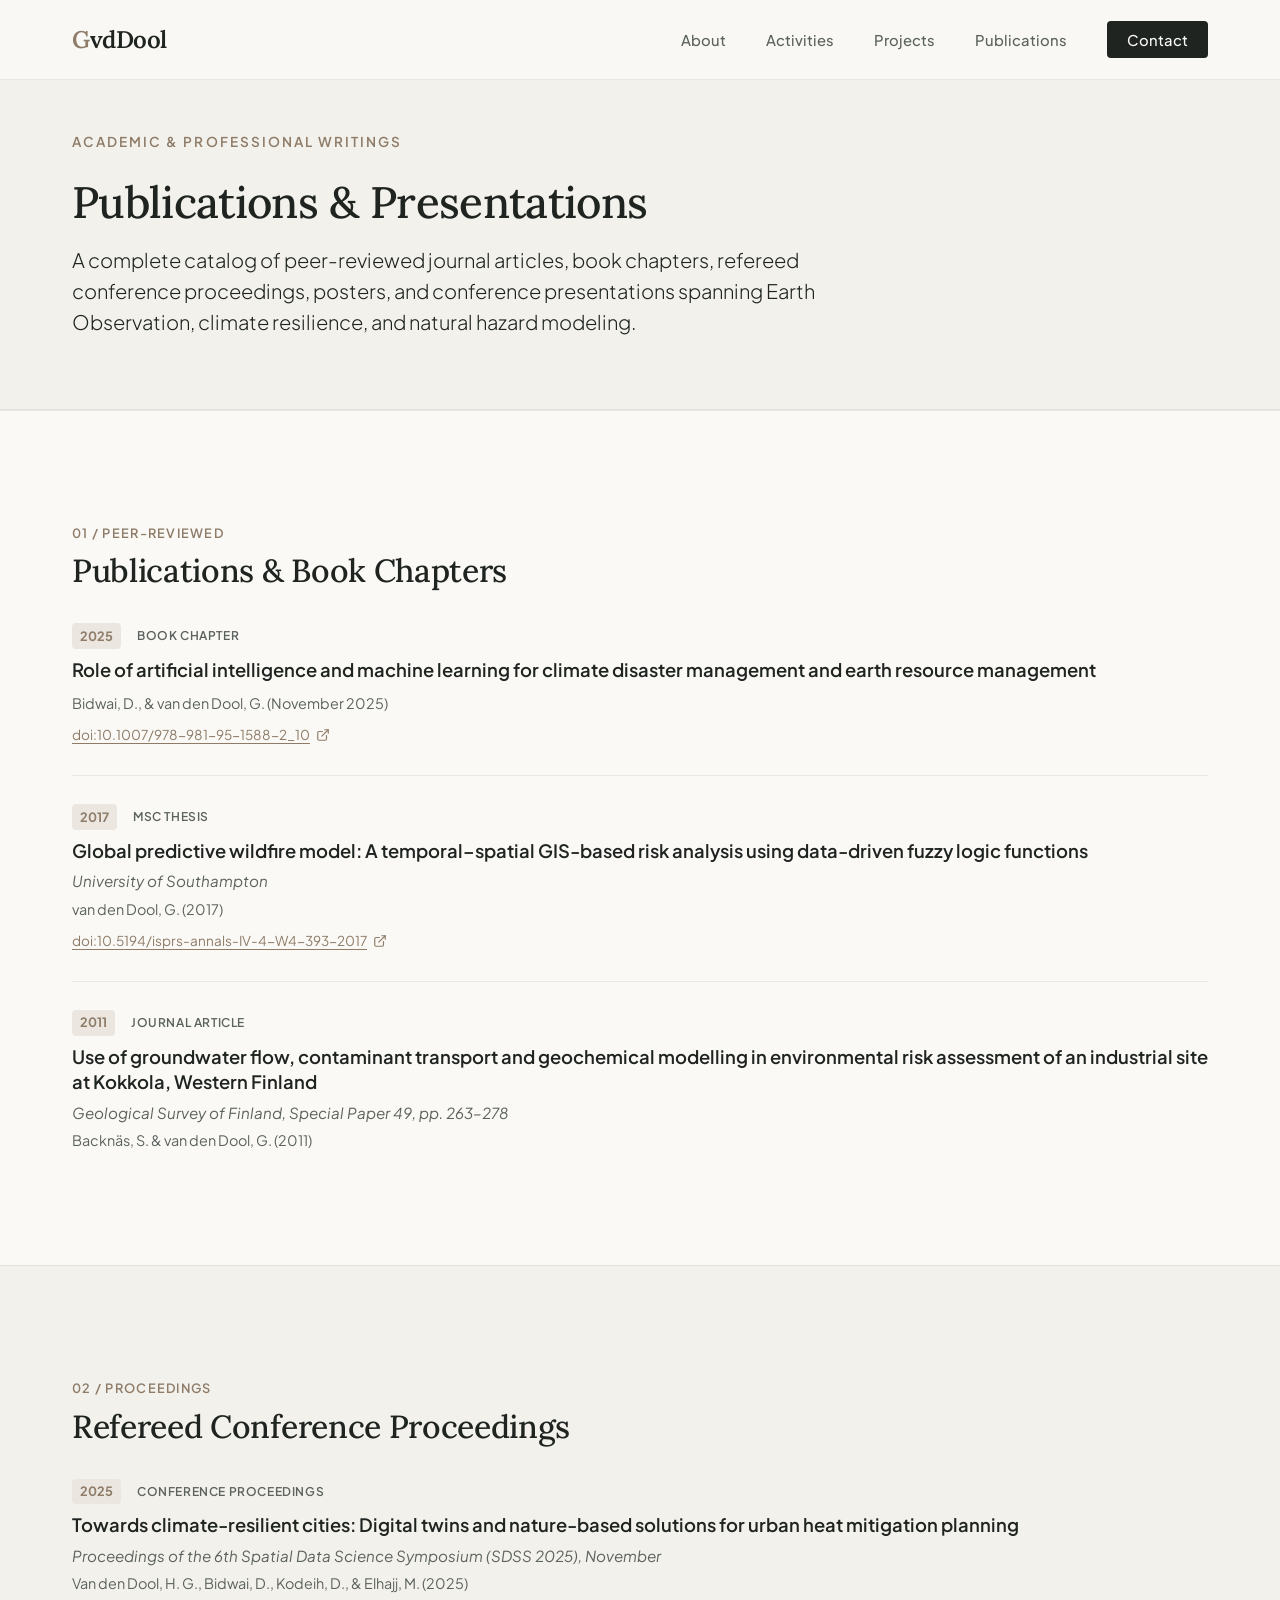
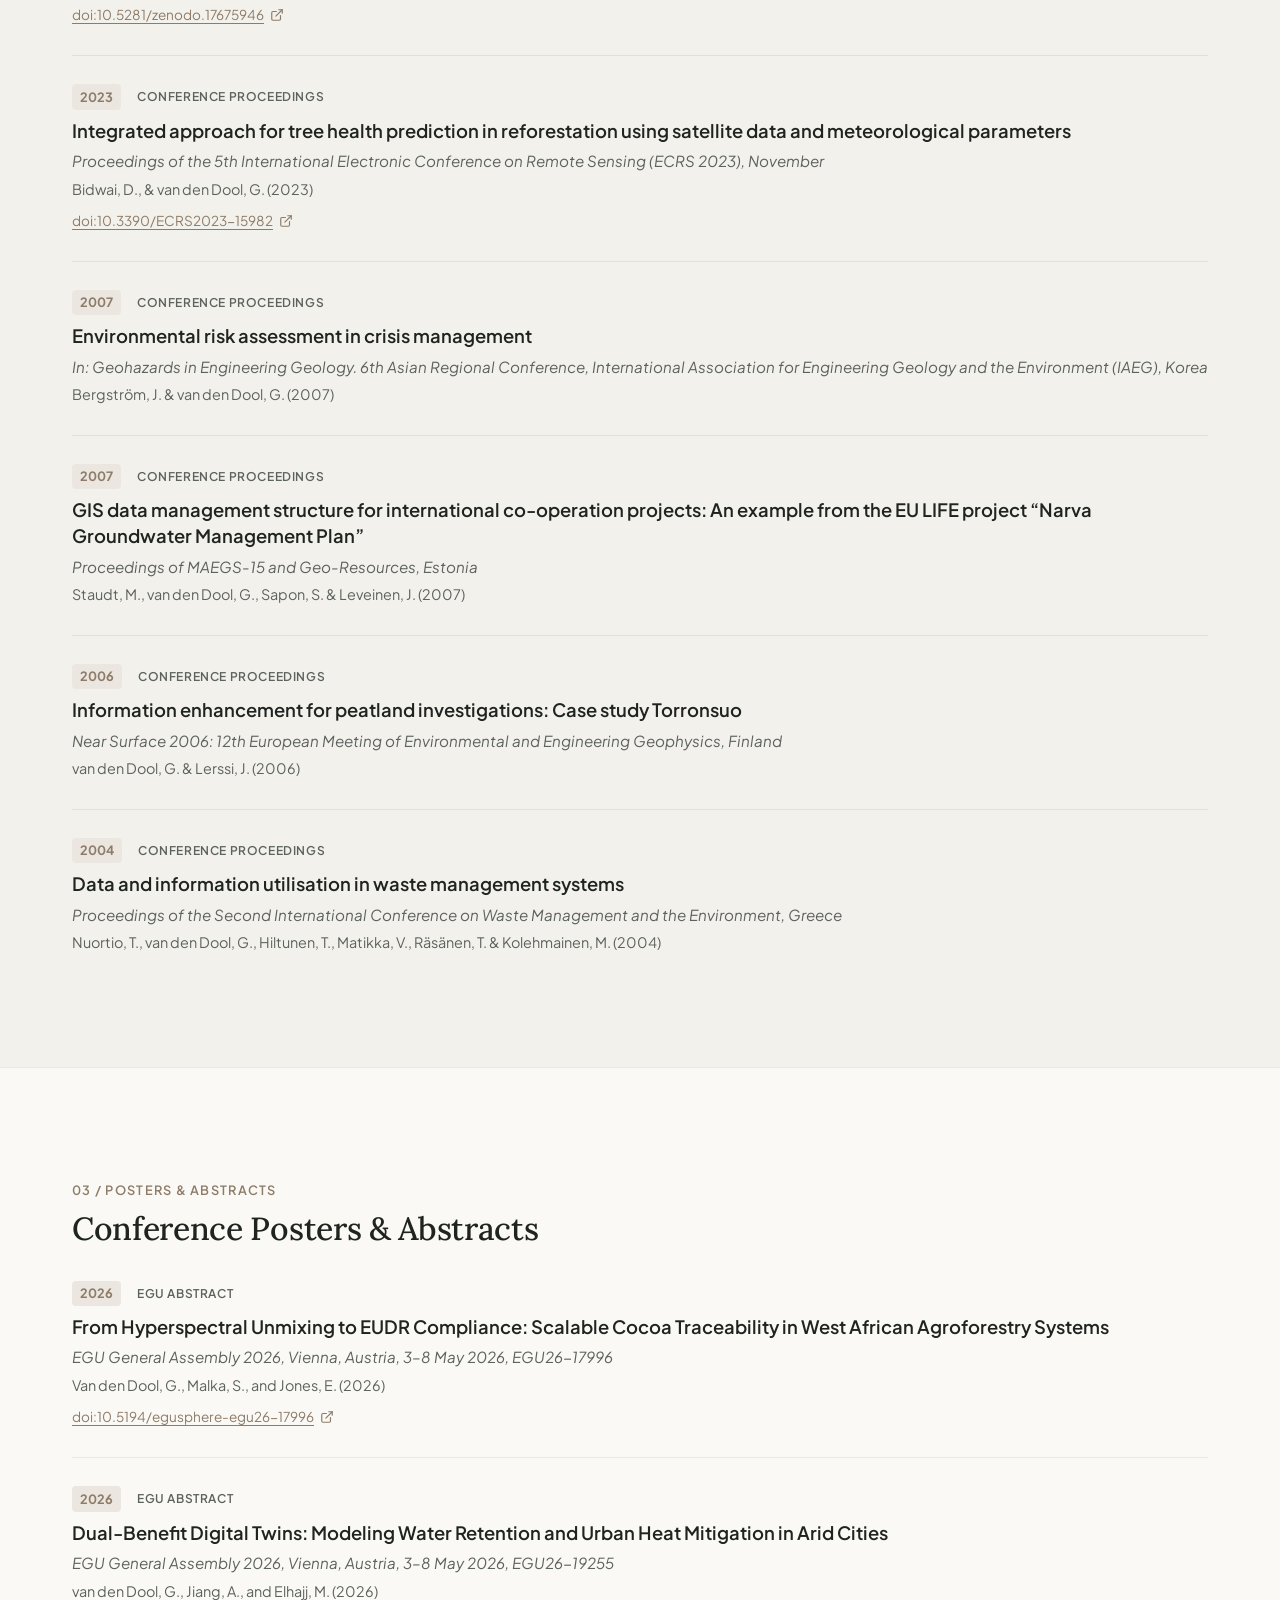
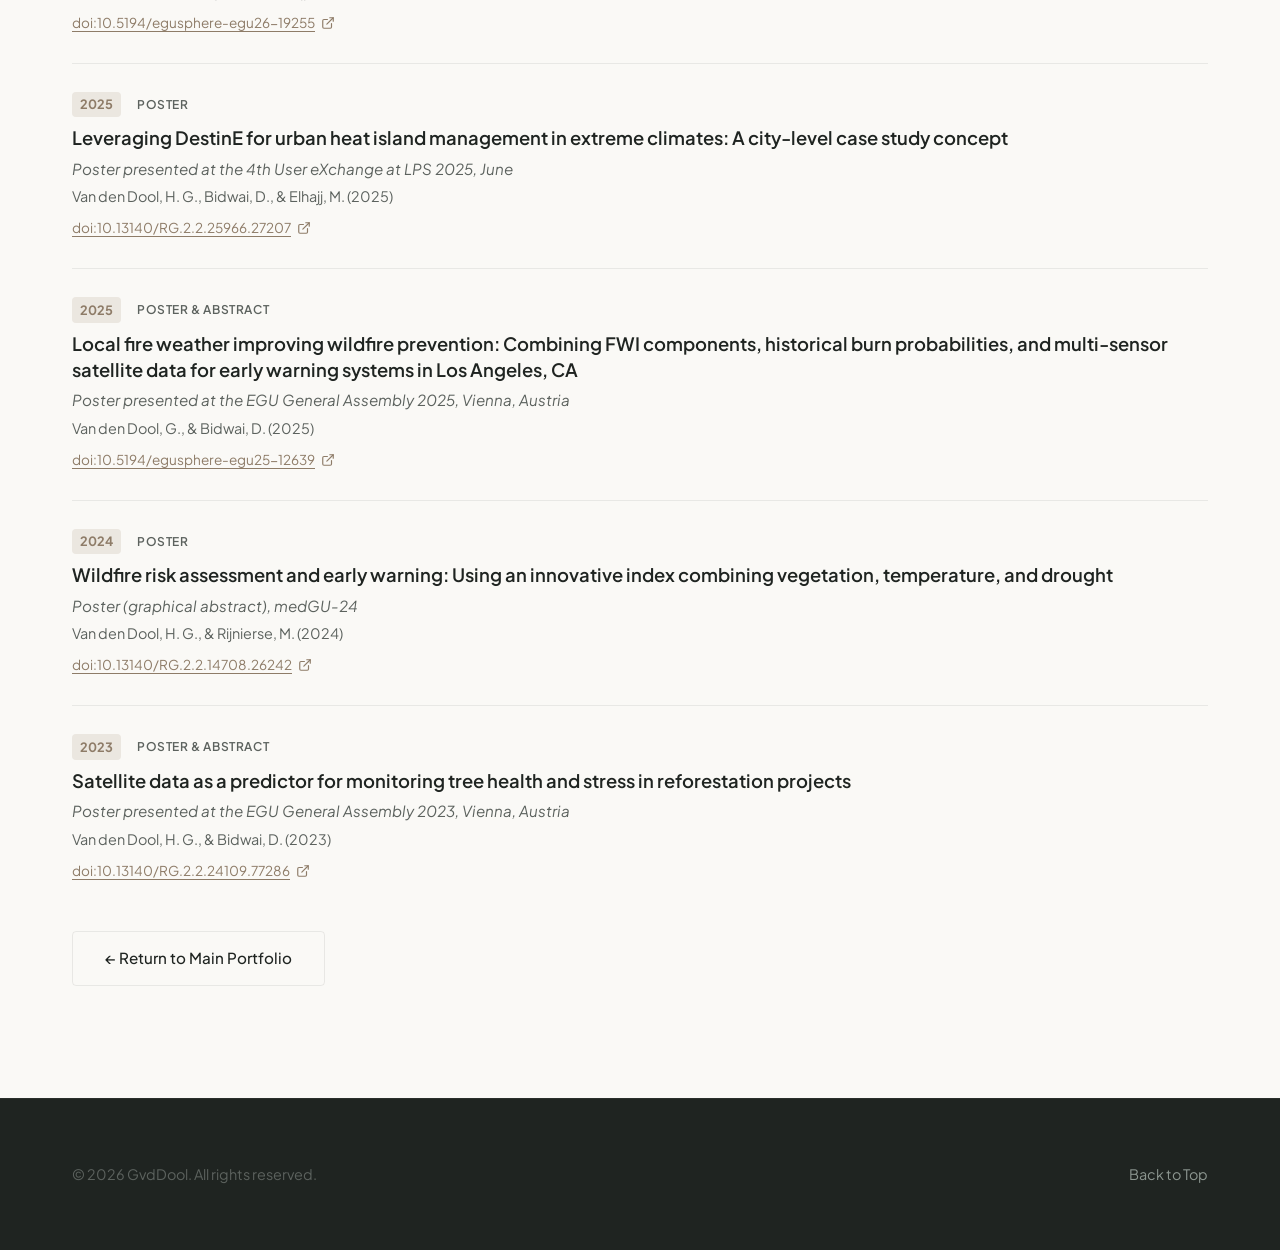
<file: publications.html>
<!DOCTYPE html>
<html lang="en">

<head>
    <meta charset="UTF-8">
    <meta name="viewport" content="width=device-width, initial-scale=1.0">
    <title>GvdDool | Publications & Presentations</title>
    <meta name="description"
        content="Complete academic and professional bibliography of Gijs van den Dool (GvdDool), including peer-reviewed journal papers, book chapters, refereed conference proceedings, posters, and abstracts.">
    <!-- Google Fonts: Plus Jakarta Sans for body, Lora for headings -->
    <link rel="preconnect" href="https://fonts.googleapis.com">
    <link rel="preconnect" href="https://fonts.gstatic.com" crossorigin>
    <link
        href="https://fonts.googleapis.com/css2?family=Lora:ital,wght@0,400..700;1,400..700&family=Plus+Jakarta+Sans:wght@300;400;500;600;700&display=swap"
        rel="stylesheet">
    <!-- Stylesheet -->
    <link rel="stylesheet" href="style.css">
</head>

<body>

    <!-- Header / Navigation -->
    <header class="site-header">
        <div class="header-container">
            <a href="index.html#hero" class="site-logo">
                <span class="logo-accent">G</span>vdDool
            </a>
            <nav class="site-nav">
                <ul>
                    <li><a href="index.html#about">About</a></li>
                    <li><a href="index.html#activities">Activities</a></li>
                    <li><a href="index.html#projects">Projects</a></li>
                    <li><a href="index.html#publications">Publications</a></li>
                    <li><a href="index.html#contact" class="nav-cta">Contact</a></li>
                </ul>
            </nav>
        </div>
    </header>

    <!-- Main Content -->
    <main class="site-main">

        <!-- Page Header -->
        <section class="page-header-section">
            <div class="section-container">
                <span class="hero-tagline">Academic & Professional Writings</span>
                <h1 class="hero-title" style="font-size: 2.75rem; margin-bottom: 1rem;">Publications & Presentations</h1>
                <p class="lead-text" style="max-width: 750px;">A complete catalog of peer-reviewed journal articles, book chapters, refereed conference proceedings, posters, and conference presentations spanning Earth Observation, climate resilience, and natural hazard modeling.</p>
            </div>
        </section>

        <!-- Peer-Reviewed Publications & Book Chapters -->
        <section class="content-section">
            <div class="section-container">
                <div class="section-header" style="margin-bottom: 2rem;">
                    <span class="section-label">01 / Peer-Reviewed</span>
                    <h2 class="section-title">Publications & Book Chapters</h2>
                </div>

                <div class="publications-list">
                    
                    <div class="publication-item">
                        <div class="publication-meta">
                            <span class="pub-year">2025</span>
                            <span class="pub-type">Book Chapter</span>
                        </div>
                        <h3 class="publication-title">Role of artificial intelligence and machine learning for climate disaster management and earth resource management</h3>
                        <p class="publication-authors">Bidwai, D., & van den Dool, G. (November 2025)</p>
                        <div class="pub-doi">
                            <a href="https://doi.org/10.1007/978-981-95-1588-2_10" target="_blank" rel="noopener noreferrer">
                                <span>doi:10.1007/978-981-95-1588-2_10</span>
                                <svg xmlns="http://www.w3.org/2000/svg" width="14" height="14" viewBox="0 0 24 24" fill="none" stroke="currentColor" stroke-width="2" stroke-linecap="round" stroke-linejoin="round"><path d="M18 13v6a2 2 0 0 1-2 2H5a2 2 0 0 1-2-2V8a2 2 0 0 1 2-2h6"/><polyline points="15 3 21 3 21 9"/><line x1="10" y1="14" x2="21" y2="3"/></svg>
                            </a>
                        </div>
                    </div>

                    <div class="publication-item">
                        <div class="publication-meta">
                            <span class="pub-year">2017</span>
                            <span class="pub-type">MSc Thesis</span>
                        </div>
                        <h3 class="publication-title">Global predictive wildfire model: A temporal–spatial GIS-based risk analysis using data-driven fuzzy logic functions</h3>
                        <p class="publication-journal">University of Southampton</p>
                        <p class="publication-authors">van den Dool, G. (2017)</p>
                        <div class="pub-doi">
                            <a href="https://doi.org/10.5194/isprs-annals-IV-4-W4-393-2017" target="_blank" rel="noopener noreferrer">
                                <span>doi:10.5194/isprs-annals-IV-4-W4-393-2017</span>
                                <svg xmlns="http://www.w3.org/2000/svg" width="14" height="14" viewBox="0 0 24 24" fill="none" stroke="currentColor" stroke-width="2" stroke-linecap="round" stroke-linejoin="round"><path d="M18 13v6a2 2 0 0 1-2 2H5a2 2 0 0 1-2-2V8a2 2 0 0 1 2-2h6"/><polyline points="15 3 21 3 21 9"/><line x1="10" y1="14" x2="21" y2="3"/></svg>
                            </a>
                        </div>
                    </div>

                    <div class="publication-item">
                        <div class="publication-meta">
                            <span class="pub-year">2011</span>
                            <span class="pub-type">Journal Article</span>
                        </div>
                        <h3 class="publication-title">Use of groundwater flow, contaminant transport and geochemical modelling in environmental risk assessment of an industrial site at Kokkola, Western Finland</h3>
                        <p class="publication-journal">Geological Survey of Finland, Special Paper 49, pp. 263–278</p>
                        <p class="publication-authors">Backnäs, S. & van den Dool, G. (2011)</p>
                    </div>

                </div>
            </div>
        </section>

        <!-- Refereed Conference Proceedings -->
        <section class="content-section alt-bg">
            <div class="section-container">
                <div class="section-header" style="margin-bottom: 2rem;">
                    <span class="section-label">02 / Proceedings</span>
                    <h2 class="section-title">Refereed Conference Proceedings</h2>
                </div>

                <div class="publications-list">

                    <div class="publication-item">
                        <div class="publication-meta">
                            <span class="pub-year">2025</span>
                            <span class="pub-type">Conference Proceedings</span>
                        </div>
                        <h3 class="publication-title">Towards climate-resilient cities: Digital twins and nature-based solutions for urban heat mitigation planning</h3>
                        <p class="publication-journal">Proceedings of the 6th Spatial Data Science Symposium (SDSS 2025), November</p>
                        <p class="publication-authors">Van den Dool, H. G., Bidwai, D., Kodeih, D., & Elhajj, M. (2025)</p>
                        <div class="pub-doi">
                            <a href="https://doi.org/10.5281/zenodo.17675946" target="_blank" rel="noopener noreferrer">
                                <span>doi:10.5281/zenodo.17675946</span>
                                <svg xmlns="http://www.w3.org/2000/svg" width="14" height="14" viewBox="0 0 24 24" fill="none" stroke="currentColor" stroke-width="2" stroke-linecap="round" stroke-linejoin="round"><path d="M18 13v6a2 2 0 0 1-2 2H5a2 2 0 0 1-2-2V8a2 2 0 0 1 2-2h6"/><polyline points="15 3 21 3 21 9"/><line x1="10" y1="14" x2="21" y2="3"/></svg>
                            </a>
                        </div>
                    </div>

                    <div class="publication-item">
                        <div class="publication-meta">
                            <span class="pub-year">2023</span>
                            <span class="pub-type">Conference Proceedings</span>
                        </div>
                        <h3 class="publication-title">Integrated approach for tree health prediction in reforestation using satellite data and meteorological parameters</h3>
                        <p class="publication-journal">Proceedings of the 5th International Electronic Conference on Remote Sensing (ECRS 2023), November</p>
                        <p class="publication-authors">Bidwai, D., & van den Dool, G. (2023)</p>
                        <div class="pub-doi">
                            <a href="https://doi.org/10.3390/ECRS2023-15982" target="_blank" rel="noopener noreferrer">
                                <span>doi:10.3390/ECRS2023-15982</span>
                                <svg xmlns="http://www.w3.org/2000/svg" width="14" height="14" viewBox="0 0 24 24" fill="none" stroke="currentColor" stroke-width="2" stroke-linecap="round" stroke-linejoin="round"><path d="M18 13v6a2 2 0 0 1-2 2H5a2 2 0 0 1-2-2V8a2 2 0 0 1 2-2h6"/><polyline points="15 3 21 3 21 9"/><line x1="10" y1="14" x2="21" y2="3"/></svg>
                            </a>
                        </div>
                    </div>

                    <div class="publication-item">
                        <div class="publication-meta">
                            <span class="pub-year">2007</span>
                            <span class="pub-type">Conference Proceedings</span>
                        </div>
                        <h3 class="publication-title">Environmental risk assessment in crisis management</h3>
                        <p class="publication-journal">In: Geohazards in Engineering Geology. 6th Asian Regional Conference, International Association for Engineering Geology and the Environment (IAEG), Korea</p>
                        <p class="publication-authors">Bergström, J. & van den Dool, G. (2007)</p>
                    </div>

                    <div class="publication-item">
                        <div class="publication-meta">
                            <span class="pub-year">2007</span>
                            <span class="pub-type">Conference Proceedings</span>
                        </div>
                        <h3 class="publication-title">GIS data management structure for international co-operation projects: An example from the EU LIFE project “Narva Groundwater Management Plan”</h3>
                        <p class="publication-journal">Proceedings of MAEGS-15 and Geo-Resources, Estonia</p>
                        <p class="publication-authors">Staudt, M., van den Dool, G., Sapon, S. & Leveinen, J. (2007)</p>
                    </div>

                    <div class="publication-item">
                        <div class="publication-meta">
                            <span class="pub-year">2006</span>
                            <span class="pub-type">Conference Proceedings</span>
                        </div>
                        <h3 class="publication-title">Information enhancement for peatland investigations: Case study Torronsuo</h3>
                        <p class="publication-journal">Near Surface 2006: 12th European Meeting of Environmental and Engineering Geophysics, Finland</p>
                        <p class="publication-authors">van den Dool, G. & Lerssi, J. (2006)</p>
                    </div>

                    <div class="publication-item">
                        <div class="publication-meta">
                            <span class="pub-year">2004</span>
                            <span class="pub-type">Conference Proceedings</span>
                        </div>
                        <h3 class="publication-title">Data and information utilisation in waste management systems</h3>
                        <p class="publication-journal">Proceedings of the Second International Conference on Waste Management and the Environment, Greece</p>
                        <p class="publication-authors">Nuortio, T., van den Dool, G., Hiltunen, T., Matikka, V., Räsänen, T. & Kolehmainen, M. (2004)</p>
                    </div>

                </div>
            </div>
        </section>

        <!-- Conference Posters & Abstracts -->
        <section class="content-section">
            <div class="section-container">
                <div class="section-header" style="margin-bottom: 2rem;">
                    <span class="section-label">03 / Posters & Abstracts</span>
                    <h2 class="section-title">Conference Posters & Abstracts</h2>
                </div>

                <div class="publications-list">

                    <div class="publication-item">
                        <div class="publication-meta">
                            <span class="pub-year">2026</span>
                            <span class="pub-type">EGU Abstract</span>
                        </div>
                        <h3 class="publication-title">From Hyperspectral Unmixing to EUDR Compliance: Scalable Cocoa Traceability in West African Agroforestry Systems</h3>
                        <p class="publication-journal">EGU General Assembly 2026, Vienna, Austria, 3–8 May 2026, EGU26-17996</p>
                        <p class="publication-authors">Van den Dool, G., Malka, S., and Jones, E. (2026)</p>
                        <div class="pub-doi">
                            <a href="https://doi.org/10.5194/egusphere-egu26-17996" target="_blank" rel="noopener noreferrer">
                                <span>doi:10.5194/egusphere-egu26-17996</span>
                                <svg xmlns="http://www.w3.org/2000/svg" width="14" height="14" viewBox="0 0 24 24" fill="none" stroke="currentColor" stroke-width="2" stroke-linecap="round" stroke-linejoin="round"><path d="M18 13v6a2 2 0 0 1-2 2H5a2 2 0 0 1-2-2V8a2 2 0 0 1 2-2h6"/><polyline points="15 3 21 3 21 9"/><line x1="10" y1="14" x2="21" y2="3"/></svg>
                            </a>
                        </div>
                    </div>

                    <div class="publication-item">
                        <div class="publication-meta">
                            <span class="pub-year">2026</span>
                            <span class="pub-type">EGU Abstract</span>
                        </div>
                        <h3 class="publication-title">Dual-Benefit Digital Twins: Modeling Water Retention and Urban Heat Mitigation in Arid Cities</h3>
                        <p class="publication-journal">EGU General Assembly 2026, Vienna, Austria, 3–8 May 2026, EGU26-19255</p>
                        <p class="publication-authors">van den Dool, G., Jiang, A., and Elhajj, M. (2026)</p>
                        <div class="pub-doi">
                            <a href="https://doi.org/10.5194/egusphere-egu26-19255" target="_blank" rel="noopener noreferrer">
                                <span>doi:10.5194/egusphere-egu26-19255</span>
                                <svg xmlns="http://www.w3.org/2000/svg" width="14" height="14" viewBox="0 0 24 24" fill="none" stroke="currentColor" stroke-width="2" stroke-linecap="round" stroke-linejoin="round"><path d="M18 13v6a2 2 0 0 1-2 2H5a2 2 0 0 1-2-2V8a2 2 0 0 1 2-2h6"/><polyline points="15 3 21 3 21 9"/><line x1="10" y1="14" x2="21" y2="3"/></svg>
                            </a>
                        </div>
                    </div>

                    <div class="publication-item">
                        <div class="publication-meta">
                            <span class="pub-year">2025</span>
                            <span class="pub-type">Poster</span>
                        </div>
                        <h3 class="publication-title">Leveraging DestinE for urban heat island management in extreme climates: A city-level case study concept</h3>
                        <p class="publication-journal">Poster presented at the 4th User eXchange at LPS 2025, June</p>
                        <p class="publication-authors">Van den Dool, H. G., Bidwai, D., & Elhajj, M. (2025)</p>
                        <div class="pub-doi">
                            <a href="https://doi.org/10.13140/RG.2.2.25966.27207" target="_blank" rel="noopener noreferrer">
                                <span>doi:10.13140/RG.2.2.25966.27207</span>
                                <svg xmlns="http://www.w3.org/2000/svg" width="14" height="14" viewBox="0 0 24 24" fill="none" stroke="currentColor" stroke-width="2" stroke-linecap="round" stroke-linejoin="round"><path d="M18 13v6a2 2 0 0 1-2 2H5a2 2 0 0 1-2-2V8a2 2 0 0 1 2-2h6"/><polyline points="15 3 21 3 21 9"/><line x1="10" y1="14" x2="21" y2="3"/></svg>
                            </a>
                        </div>
                    </div>

                    <div class="publication-item">
                        <div class="publication-meta">
                            <span class="pub-year">2025</span>
                            <span class="pub-type">Poster & Abstract</span>
                        </div>
                        <h3 class="publication-title">Local fire weather improving wildfire prevention: Combining FWI components, historical burn probabilities, and multi-sensor satellite data for early warning systems in Los Angeles, CA</h3>
                        <p class="publication-journal">Poster presented at the EGU General Assembly 2025, Vienna, Austria</p>
                        <p class="publication-authors">Van den Dool, G., & Bidwai, D. (2025)</p>
                        <div class="pub-doi">
                            <a href="https://doi.org/10.5194/egusphere-egu25-12639" target="_blank" rel="noopener noreferrer">
                                <span>doi:10.5194/egusphere-egu25-12639</span>
                                <svg xmlns="http://www.w3.org/2000/svg" width="14" height="14" viewBox="0 0 24 24" fill="none" stroke="currentColor" stroke-width="2" stroke-linecap="round" stroke-linejoin="round"><path d="M18 13v6a2 2 0 0 1-2 2H5a2 2 0 0 1-2-2V8a2 2 0 0 1 2-2h6"/><polyline points="15 3 21 3 21 9"/><line x1="10" y1="14" x2="21" y2="3"/></svg>
                            </a>
                        </div>
                    </div>

                    <div class="publication-item">
                        <div class="publication-meta">
                            <span class="pub-year">2024</span>
                            <span class="pub-type">Poster</span>
                        </div>
                        <h3 class="publication-title">Wildfire risk assessment and early warning: Using an innovative index combining vegetation, temperature, and drought</h3>
                        <p class="publication-journal">Poster (graphical abstract), medGU-24</p>
                        <p class="publication-authors">Van den Dool, H. G., & Rijnierse, M. (2024)</p>
                        <div class="pub-doi">
                            <a href="https://doi.org/10.13140/RG.2.2.14708.26242" target="_blank" rel="noopener noreferrer">
                                <span>doi:10.13140/RG.2.2.14708.26242</span>
                                <svg xmlns="http://www.w3.org/2000/svg" width="14" height="14" viewBox="0 0 24 24" fill="none" stroke="currentColor" stroke-width="2" stroke-linecap="round" stroke-linejoin="round"><path d="M18 13v6a2 2 0 0 1-2 2H5a2 2 0 0 1-2-2V8a2 2 0 0 1 2-2h6"/><polyline points="15 3 21 3 21 9"/><line x1="10" y1="14" x2="21" y2="3"/></svg>
                            </a>
                        </div>
                    </div>

                    <div class="publication-item">
                        <div class="publication-meta">
                            <span class="pub-year">2023</span>
                            <span class="pub-type">Poster & Abstract</span>
                        </div>
                        <h3 class="publication-title">Satellite data as a predictor for monitoring tree health and stress in reforestation projects</h3>
                        <p class="publication-journal">Poster presented at the EGU General Assembly 2023, Vienna, Austria</p>
                        <p class="publication-authors">Van den Dool, H. G., & Bidwai, D. (2023)</p>
                        <div class="pub-doi">
                            <a href="https://doi.org/10.13140/RG.2.2.24109.77286" target="_blank" rel="noopener noreferrer">
                                <span>doi:10.13140/RG.2.2.24109.77286</span>
                                <svg xmlns="http://www.w3.org/2000/svg" width="14" height="14" viewBox="0 0 24 24" fill="none" stroke="currentColor" stroke-width="2" stroke-linecap="round" stroke-linejoin="round"><path d="M18 13v6a2 2 0 0 1-2 2H5a2 2 0 0 1-2-2V8a2 2 0 0 1 2-2h6"/><polyline points="15 3 21 3 21 9"/><line x1="10" y1="14" x2="21" y2="3"/></svg>
                            </a>
                        </div>
                    </div>

                </div>

                <div style="margin-top: 3rem;">
                    <a href="index.html#publications" class="btn btn-secondary">&larr; Return to Main Portfolio</a>
                </div>
            </div>
        </section>

    </main>

    <!-- Footer -->
    <footer class="site-footer">
        <div class="footer-container">
            <p>&copy; 2026 GvdDool. All rights reserved.</p>
            <div class="footer-meta">
                <a href="index.html#hero">Back to Top</a>
            </div>
        </div>
    </footer>

</body>

</html>
</file>
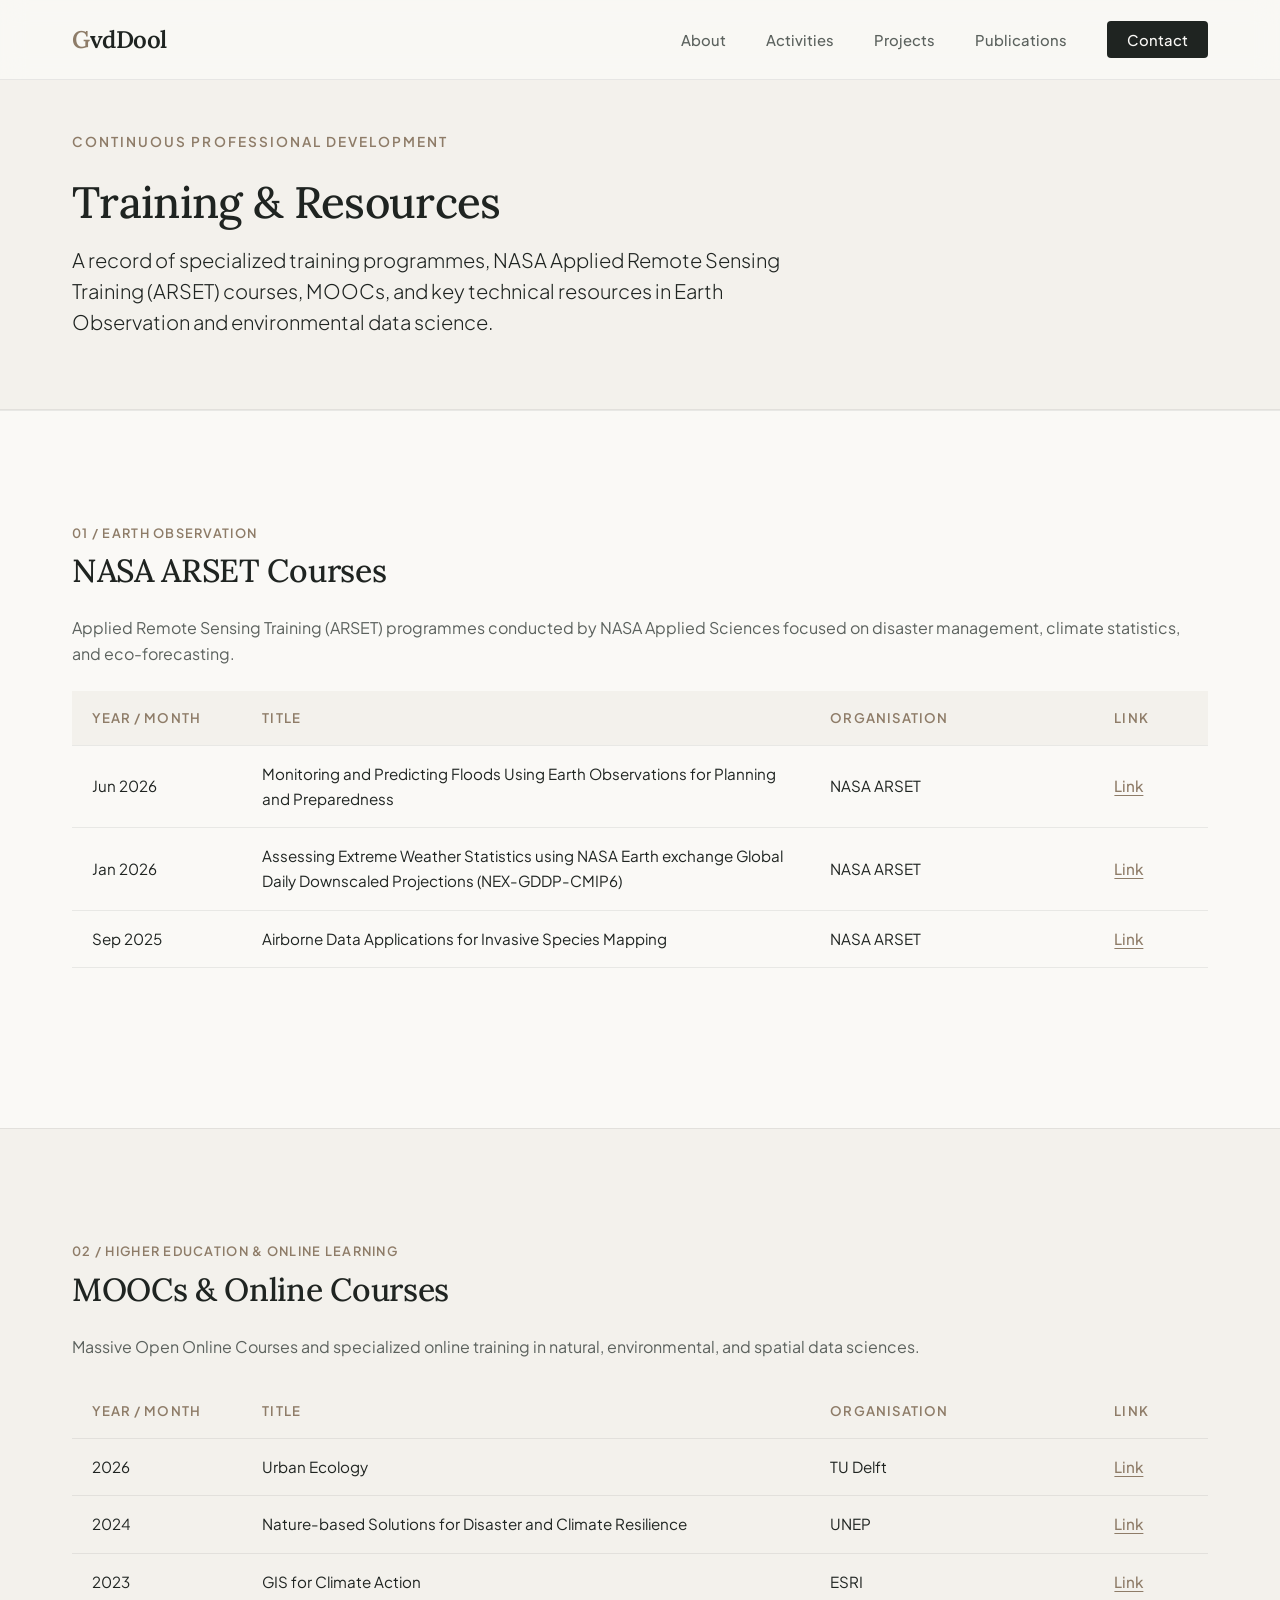
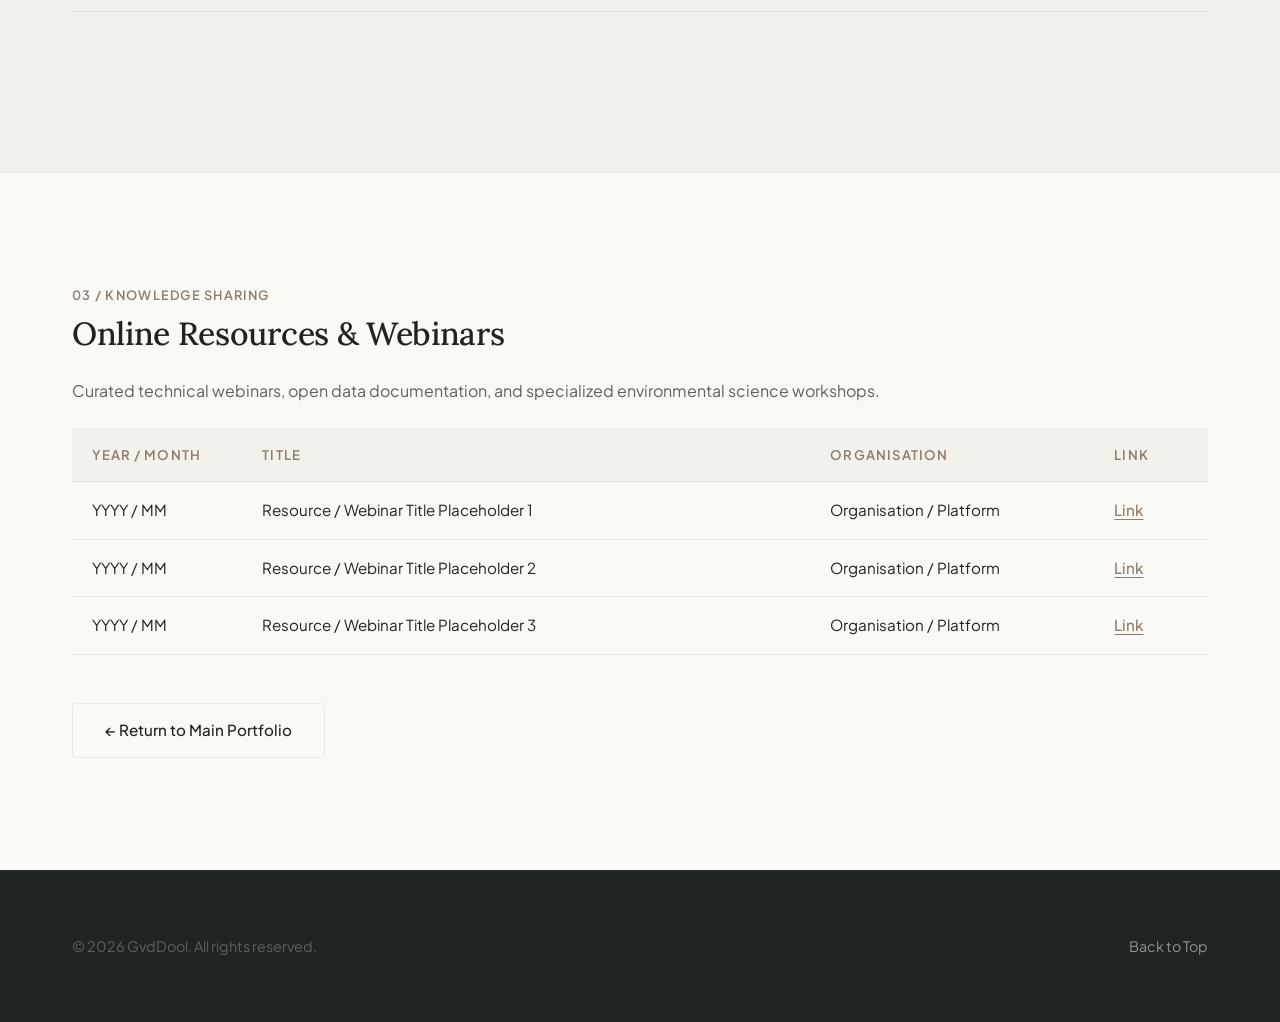
<file: training.html>
<!DOCTYPE html>
<html lang="en">

<head>
    <meta charset="UTF-8">
    <meta name="viewport" content="width=device-width, initial-scale=1.0">
    <title>GvdDool | Training & Resources</title>
    <meta name="description"
        content="Professional development, NASA ARSET courses, MOOCs, and online environmental data science resources by Gijs van den Dool (GvdDool).">
    <!-- Google Fonts: Plus Jakarta Sans for body, Lora for headings -->
    <link rel="preconnect" href="https://fonts.googleapis.com">
    <link rel="preconnect" href="https://fonts.gstatic.com" crossorigin>
    <link
        href="https://fonts.googleapis.com/css2?family=Lora:ital,wght@0,400..700;1,400..700&family=Plus+Jakarta+Sans:wght@300;400;500;600;700&display=swap"
        rel="stylesheet">
    <!-- Stylesheet -->
    <link rel="stylesheet" href="style.css">
</head>

<body>

    <!-- Header / Navigation -->
    <header class="site-header">
        <div class="header-container">
            <a href="index.html#hero" class="site-logo">
                <span class="logo-accent">G</span>vdDool
            </a>
            <nav class="site-nav">
                <ul>
                    <li><a href="index.html#about">About</a></li>
                    <li><a href="index.html#activities">Activities</a></li>
                    <li><a href="index.html#projects">Projects</a></li>
                    <li><a href="index.html#publications">Publications</a></li>
                    <li><a href="index.html#contact" class="nav-cta">Contact</a></li>
                </ul>
            </nav>
        </div>
    </header>

    <!-- Main Content -->
    <main class="site-main">

        <!-- Page Header -->
        <section class="page-header-section">
            <div class="section-container">
                <span class="hero-tagline">Continuous Professional Development</span>
                <h1 class="hero-title" style="font-size: 2.75rem; margin-bottom: 1rem;">Training & Resources</h1>
                <p class="lead-text" style="max-width: 750px;">A record of specialized training programmes, NASA Applied Remote Sensing Training (ARSET) courses, MOOCs, and key technical resources in Earth Observation and environmental data science.</p>
            </div>
        </section>

        <!-- NASA ARSET Section -->
        <section class="content-section">
            <div class="section-container">
                <div class="section-header" style="margin-bottom: 1.5rem;">
                    <span class="section-label">01 / Earth Observation</span>
                    <h2 class="section-title">NASA ARSET Courses</h2>
                </div>
                <p>Applied Remote Sensing Training (ARSET) programmes conducted by NASA Applied Sciences focused on disaster management, climate statistics, and eco-forecasting.</p>
                
                <div class="table-container">
                    <table class="data-table">
                        <thead>
                            <tr>
                                <th style="width: 15%;">Year / Month</th>
                                <th style="width: 50%;">Title</th>
                                <th style="width: 25%;">Organisation</th>
                                <th style="width: 10%;">Link</th>
                            </tr>
                        </thead>
                        <tbody>
                            <tr>
                                <td>Jun 2026</td>
                                <td>Monitoring and Predicting Floods Using Earth Observations for Planning and Preparedness</td>
                                <td>NASA ARSET</td>
                                <td><a href="#" target="_blank" rel="noopener noreferrer">Link</a></td>
                            </tr>
                            <tr>
                                <td>Jan 2026</td>
                                <td>Assessing Extreme Weather Statistics using NASA Earth exchange Global Daily Downscaled Projections (NEX-GDDP-CMIP6)</td>
                                <td>NASA ARSET</td>
                                <td><a href="#" target="_blank" rel="noopener noreferrer">Link</a></td>
                            </tr>
                            <tr>
                                <td>Sep 2025</td>
                                <td>Airborne Data Applications for Invasive Species Mapping</td>
                                <td>NASA ARSET</td>
                                <td><a href="#" target="_blank" rel="noopener noreferrer">Link</a></td>
                            </tr>
                        </tbody>
                    </table>
                </div>
            </div>
        </section>

        <!-- MOOCs Section -->
        <section class="content-section alt-bg">
            <div class="section-container">
                <div class="section-header" style="margin-bottom: 1.5rem;">
                    <span class="section-label">02 / Higher Education & Online Learning</span>
                    <h2 class="section-title">MOOCs & Online Courses</h2>
                </div>
                <p>Massive Open Online Courses and specialized online training in natural, environmental, and spatial data sciences.</p>
                
                <div class="table-container">
                    <table class="data-table">
                        <thead>
                            <tr>
                                <th style="width: 15%;">Year / Month</th>
                                <th style="width: 50%;">Title</th>
                                <th style="width: 25%;">Organisation</th>
                                <th style="width: 10%;">Link</th>
                            </tr>
                        </thead>
                        <tbody>
                            <tr>
                                <td>2026</td>
                                <td>Urban Ecology</td>
                                <td>TU Delft</td>
                                <td><a href="#" target="_blank" rel="noopener noreferrer">Link</a></td>
                            </tr>
                            <tr>
                                <td>2024</td>
                                <td>Nature-based Solutions for Disaster and Climate Resilience</td>
                                <td>UNEP</td>
                                <td><a href="#" target="_blank" rel="noopener noreferrer">Link</a></td>
                            </tr>
                            <tr>
                                <td>2023</td>
                                <td>GIS for Climate Action</td>
                                <td>ESRI</td>
                                <td><a href="#" target="_blank" rel="noopener noreferrer">Link</a></td>
                            </tr>
                        </tbody>
                    </table>
                </div>
            </div>
        </section>

        <!-- Online Resources & Webinars Section -->
        <section class="content-section">
            <div class="section-container">
                <div class="section-header" style="margin-bottom: 1.5rem;">
                    <span class="section-label">03 / Knowledge Sharing</span>
                    <h2 class="section-title">Online Resources & Webinars</h2>
                </div>
                <p>Curated technical webinars, open data documentation, and specialized environmental science workshops.</p>
                
                <div class="table-container">
                    <table class="data-table">
                        <thead>
                            <tr>
                                <th style="width: 15%;">Year / Month</th>
                                <th style="width: 50%;">Title</th>
                                <th style="width: 25%;">Organisation</th>
                                <th style="width: 10%;">Link</th>
                            </tr>
                        </thead>
                        <tbody>
                            <tr>
                                <td>YYYY / MM</td>
                                <td>Resource / Webinar Title Placeholder 1</td>
                                <td>Organisation / Platform</td>
                                <td><a href="#" target="_blank" rel="noopener noreferrer">Link</a></td>
                            </tr>
                            <tr>
                                <td>YYYY / MM</td>
                                <td>Resource / Webinar Title Placeholder 2</td>
                                <td>Organisation / Platform</td>
                                <td><a href="#" target="_blank" rel="noopener noreferrer">Link</a></td>
                            </tr>
                            <tr>
                                <td>YYYY / MM</td>
                                <td>Resource / Webinar Title Placeholder 3</td>
                                <td>Organisation / Platform</td>
                                <td><a href="#" target="_blank" rel="noopener noreferrer">Link</a></td>
                            </tr>
                        </tbody>
                    </table>
                </div>
                
                <div style="margin-top: 2rem;">
                    <a href="index.html#about" class="btn btn-secondary">&larr; Return to Main Portfolio</a>
                </div>
            </div>
        </section>

    </main>

    <!-- Footer -->
    <footer class="site-footer">
        <div class="footer-container">
            <p>&copy; 2026 GvdDool. All rights reserved.</p>
            <div class="footer-meta">
                <a href="index.html#hero">Back to Top</a>
            </div>
        </div>
    </footer>

</body>

</html>
</file>
<file: style.css>
/* -------------------------------------------------------------
 * GvdDool.github.io - Main stylesheet
 * Design System: Modern Minimalist Editorial
 * Typography: Lora (headings) & Plus Jakarta Sans (body)
 * Colors: Off-whites, warm slates, charcoal and muted earth tones
 * ------------------------------------------------------------- */

/* Custom properties / Tokens */
:root {
    --font-sans: 'Plus Jakarta Sans', -apple-system, BlinkMacSystemFont, "Segoe UI", Roboto, sans-serif;
    --font-serif: 'Lora', Georgia, serif;
    
    /* Elegant warm-light color palette */
    --color-bg-primary: #FAF9F6;     /* Warm alabaster cream */
    --color-bg-secondary: #F3F1EC;   /* Warm soft stone */
    --color-text-primary: #1F2421;   /* Rich charcoal */
    --color-text-secondary: #5C625E; /* Muted olive-slate */
    --color-accent: #8E7C68;         /* Earth clay gold */
    --color-accent-light: #EBE7E0;   /* Light clay background */
    --color-border: rgba(31, 36, 33, 0.08);
    --color-border-focus: rgba(142, 124, 104, 0.4);
    
    /* Layout */
    --header-height: 80px;
    --container-max-width: 1200px;
    --transition-smooth: all 0.3s cubic-bezier(0.16, 1, 0.3, 1);
}

/* Base resets */
*, *::before, *::after {
    box-sizing: border-box;
    margin: 0;
    padding: 0;
}

html {
    scroll-behavior: smooth;
    scroll-padding-top: var(--header-height);
}

body {
    font-family: var(--font-sans);
    background-color: var(--color-bg-primary);
    color: var(--color-text-primary);
    line-height: 1.625;
    -webkit-font-smoothing: antialiased;
    -moz-osx-font-smoothing: grayscale;
}

/* Typography base */
h1, h2, h3, h4 {
    font-family: var(--font-serif);
    font-weight: 500;
    line-height: 1.25;
    color: var(--color-text-primary);
}

p {
    font-weight: 400;
    color: var(--color-text-secondary);
}

a {
    color: inherit;
    text-decoration: none;
    transition: var(--transition-smooth);
}

/* Layout Utilities */
.section-container {
    max-width: var(--container-max-width);
    margin: 0 auto;
    padding: 0 2rem;
}

/* Header & Navigation */
.site-header {
    position: fixed;
    top: 0;
    left: 0;
    width: 100%;
    height: var(--header-height);
    background-color: rgba(250, 249, 246, 0.85);
    backdrop-filter: blur(12px);
    -webkit-backdrop-filter: blur(12px);
    border-bottom: 1px solid var(--color-border);
    z-index: 1000;
    display: flex;
    align-items: center;
}

.header-container {
    display: flex;
    justify-content: space-between;
    align-items: center;
    width: 100%;
    max-width: var(--container-max-width);
    margin: 0 auto;
    padding: 0 2rem;
}

.site-logo {
    font-family: var(--font-serif);
    font-size: 1.5rem;
    font-weight: 600;
    letter-spacing: -0.02em;
}

.logo-accent {
    color: var(--color-accent);
}

.site-nav ul {
    display: flex;
    list-style: none;
    align-items: center;
    gap: 2.5rem;
}

.site-nav a {
    font-size: 0.925rem;
    font-weight: 500;
    color: var(--color-text-secondary);
    position: relative;
    padding: 0.25rem 0;
}

.site-nav a:hover {
    color: var(--color-text-primary);
}

/* Navigation Line Hover Animation */
.site-nav a::after {
    content: '';
    position: absolute;
    bottom: 0;
    left: 0;
    width: 0;
    height: 1px;
    background-color: var(--color-accent);
    transition: var(--transition-smooth);
}

.site-nav a:hover::after {
    width: 100%;
}

.site-nav a.nav-cta {
    background-color: var(--color-text-primary);
    color: var(--color-bg-primary);
    padding: 0.6rem 1.25rem;
    border-radius: 4px;
    transition: var(--transition-smooth);
}

.site-nav a.nav-cta:hover {
    background-color: var(--color-accent);
    color: var(--color-bg-primary);
}

.site-nav a.nav-cta::after {
    display: none;
}

/* Hero Section */
.hero-section {
    min-height: 100vh;
    display: flex;
    align-items: center;
    padding-top: var(--header-height);
    background: radial-gradient(circle at 80% 20%, rgba(142, 124, 104, 0.05) 0%, transparent 60%);
}

.hero-container {
    max-width: var(--container-max-width);
    margin: 0 auto;
    padding: 0 2rem;
    width: 100%;
}

.hero-content {
    max-width: 800px;
}

.hero-tagline {
    display: inline-block;
    font-size: 0.85rem;
    text-transform: uppercase;
    letter-spacing: 0.15em;
    font-weight: 600;
    color: var(--color-accent);
    margin-bottom: 1.5rem;
}

.hero-title {
    font-size: 3.5rem;
    line-height: 1.15;
    margin-bottom: 1.75rem;
    letter-spacing: -0.015em;
}

.hero-subtitle {
    font-size: 1.25rem;
    color: var(--color-text-secondary);
    margin-bottom: 2.5rem;
    line-height: 1.6;
}

.hero-actions {
    display: flex;
    gap: 1rem;
}

/* Buttons */
.btn {
    display: inline-block;
    padding: 0.875rem 2rem;
    font-size: 0.95rem;
    font-weight: 500;
    border-radius: 4px;
    cursor: pointer;
    border: 1px solid transparent;
}

.btn-primary {
    background-color: var(--color-text-primary);
    color: var(--color-bg-primary);
}

.btn-primary:hover {
    background-color: var(--color-accent);
}

.btn-secondary {
    background-color: transparent;
    color: var(--color-text-primary);
    border-color: var(--color-border);
}

.btn-secondary:hover {
    border-color: var(--color-text-primary);
    background-color: rgba(31, 36, 33, 0.02);
}

/* Sections - Editorial layout */
.content-section {
    padding: 7rem 0;
    border-top: 1px solid var(--color-border);
}

.alt-bg {
    background-color: var(--color-bg-secondary);
}

.section-grid {
    display: grid;
    grid-template-columns: 1fr 2.5fr;
    gap: 4rem;
}

.section-header {
    position: sticky;
    top: calc(var(--header-height) + 2rem);
    height: fit-content;
}

.section-label {
    display: block;
    font-size: 0.8rem;
    font-weight: 600;
    color: var(--color-accent);
    text-transform: uppercase;
    letter-spacing: 0.1em;
    margin-bottom: 0.5rem;
}

.section-title {
    font-size: 2rem;
    letter-spacing: -0.01em;
}

.section-body {
    max-width: 750px;
}

.lead-text {
    font-size: 1.25rem;
    line-height: 1.55;
    color: var(--color-text-primary);
    margin-bottom: 1.5rem;
    font-family: var(--font-sans);
    font-weight: 300;
}

.section-body p:not(.lead-text) {
    margin-bottom: 1.5rem;
    font-size: 1.05rem;
}

/* Profile / Skills Section */
.skills-highlight {
    margin-top: 2.5rem;
    padding-top: 2rem;
    border-top: 1px solid var(--color-border);
}

.skills-highlight h3 {
    font-family: var(--font-sans);
    font-size: 1rem;
    font-weight: 600;
    text-transform: uppercase;
    letter-spacing: 0.05em;
    color: var(--color-text-primary);
    margin-bottom: 1.25rem;
}

.skills-list {
    display: grid;
    grid-template-columns: 1fr 1fr;
    gap: 1rem;
    list-style: none;
}

.skills-list li {
    font-size: 0.95rem;
    color: var(--color-text-secondary);
    position: relative;
    padding-left: 1.5rem;
}

.skills-list li::before {
    content: '—';
    position: absolute;
    left: 0;
    color: var(--color-accent);
}

/* Activities Cards Grid */
.activities-grid {
    display: grid;
    grid-template-columns: 1fr;
    gap: 2rem;
    margin-top: 2.5rem;
}

.activity-card {
    background-color: var(--color-bg-primary);
    padding: 2.5rem;
    border-radius: 6px;
    border: 1px solid var(--color-border);
    transition: var(--transition-smooth);
}

.alt-bg .activity-card {
    background-color: var(--color-bg-primary);
}

.activity-card:hover {
    transform: translateY(-4px);
    box-shadow: 0 12px 30px rgba(31, 36, 33, 0.04);
    border-color: rgba(142, 124, 104, 0.2);
}

.activity-icon {
    color: var(--color-accent);
    margin-bottom: 1.5rem;
    display: inline-flex;
    padding: 0.75rem;
    border-radius: 4px;
    background-color: var(--color-bg-secondary);
}

.activity-title {
    font-size: 1.35rem;
    margin-bottom: 0.75rem;
    font-family: var(--font-sans);
    font-weight: 600;
}

.activity-desc {
    font-size: 0.975rem;
    color: var(--color-text-secondary);
    line-height: 1.6;
}

.activity-list {
    margin-top: 1rem;
    list-style-type: disc;
    padding-left: 1.25rem;
    display: flex;
    flex-direction: column;
    gap: 0.75rem;
}

.activity-list li {
    font-size: 0.95rem;
    color: var(--color-text-secondary);
    line-height: 1.6;
}

.activity-list li strong {
    color: var(--color-text-primary);
}

/* TBC / Placeholder Design */
.tbc-placeholder {
    padding: 4rem 3rem;
    border: 2px dashed var(--color-border);
    border-radius: 8px;
    background-color: rgba(31, 36, 33, 0.01);
    text-align: left;
}

.tbc-badge {
    display: inline-block;
    font-size: 0.75rem;
    font-weight: 600;
    text-transform: uppercase;
    letter-spacing: 0.1em;
    background-color: var(--color-accent-light);
    color: var(--color-accent);
    padding: 0.25rem 0.75rem;
    border-radius: 20px;
    margin-bottom: 1.5rem;
}

.tbc-placeholder h3 {
    font-family: var(--font-sans);
    font-size: 1.25rem;
    font-weight: 600;
    margin-bottom: 0.75rem;
}

.tbc-placeholder p {
    font-size: 0.95rem;
    max-width: 550px;
    color: var(--color-text-secondary);
}

/* Contact Section Links */
.contact-methods {
    display: grid;
    grid-template-columns: 1fr 1fr;
    gap: 2rem;
    margin-top: 3rem;
}

.contact-method-card {
    border: 1px solid var(--color-border);
    padding: 2.5rem;
    border-radius: 6px;
    background-color: var(--color-bg-secondary);
    display: flex;
    flex-direction: column;
    justify-content: space-between;
}

.contact-method-card h3 {
    font-family: var(--font-sans);
    font-weight: 600;
    font-size: 1.15rem;
    margin-bottom: 0.5rem;
}

.contact-method-card p {
    font-size: 0.95rem;
    color: var(--color-text-secondary);
    margin-bottom: 2rem;
}

.contact-link {
    display: flex;
    align-items: center;
    justify-content: space-between;
    padding-top: 1rem;
    border-top: 1px solid var(--color-border);
    font-weight: 500;
    color: var(--color-text-primary);
    font-size: 0.95rem;
}

.contact-link svg {
    transition: var(--transition-smooth);
    color: var(--color-accent);
}

.contact-method-card:hover .contact-link svg {
    transform: translateX(4px);
}

.contact-link:hover {
    color: var(--color-accent);
}

/* Footer styling */
.site-footer {
    padding: 4rem 0;
    background-color: var(--color-text-primary);
    color: #8C9690;
    font-size: 0.9rem;
    border-top: 1px solid rgba(250, 249, 246, 0.05);
}

.footer-container {
    max-width: var(--container-max-width);
    margin: 0 auto;
    padding: 0 2rem;
    display: flex;
    justify-content: space-between;
    align-items: center;
}

.footer-meta a {
    color: #8C9690;
}

.footer-meta a:hover {
    color: var(--color-bg-primary);
}

/* GitHub Callout Card in Projects */
.project-github-card {
    border: 1px solid var(--color-border);
    padding: 2.5rem;
    border-radius: 6px;
    background-color: var(--color-bg-secondary);
    display: flex;
    flex-direction: column;
    justify-content: space-between;
    margin-bottom: 3rem;
    transition: var(--transition-smooth);
}

.project-github-card:hover {
    transform: translateY(-4px);
    box-shadow: 0 12px 30px rgba(31, 36, 33, 0.04);
    border-color: rgba(142, 124, 104, 0.2);
}

.project-github-card h3 {
    font-family: var(--font-sans);
    font-weight: 600;
    font-size: 1.15rem;
    margin-bottom: 0.5rem;
}

.project-github-card p {
    font-size: 0.95rem;
    color: var(--color-text-secondary);
    margin-bottom: 2rem;
}

.project-github-card:hover .contact-link svg {
    transform: translateX(4px);
}

/* Projects Grid & Cards */
.projects-grid {
    display: grid;
    grid-template-columns: 1fr 1fr;
    gap: 2rem;
    margin-top: 1rem;
}

.project-card {
    background-color: var(--color-bg-primary);
    padding: 2.5rem;
    border-radius: 6px;
    border: 1px solid var(--color-border);
    display: flex;
    flex-direction: column;
    justify-content: space-between;
    transition: var(--transition-smooth);
}

.project-card:hover {
    transform: translateY(-4px);
    box-shadow: 0 12px 30px rgba(31, 36, 33, 0.04);
    border-color: rgba(142, 124, 104, 0.2);
}

.project-meta {
    font-size: 0.85rem;
    color: var(--color-accent);
    text-transform: uppercase;
    letter-spacing: 0.05em;
    font-weight: 600;
    margin-bottom: 0.75rem;
}

.project-title {
    font-size: 1.35rem;
    margin-bottom: 1rem;
    font-family: var(--font-sans);
    font-weight: 600;
}

.project-desc {
    font-size: 0.975rem;
    color: var(--color-text-secondary);
    line-height: 1.6;
    margin-bottom: 1.5rem;
}

.project-tags {
    display: flex;
    flex-wrap: wrap;
    gap: 0.5rem;
    margin-top: auto;
}

.project-tag {
    font-size: 0.75rem;
    background-color: var(--color-bg-secondary);
    color: var(--color-text-secondary);
    padding: 0.25rem 0.6rem;
    border-radius: 4px;
    font-weight: 500;
}

/* Publications List */
.publications-list {
    display: flex;
    flex-direction: column;
    gap: 1.75rem;
}

.publication-item {
    padding-bottom: 1.75rem;
    border-bottom: 1px solid var(--color-border);
    display: flex;
    flex-direction: column;
}

.publication-item:last-child {
    border-bottom: none;
    padding-bottom: 0;
}

.publication-meta {
    display: flex;
    align-items: center;
    gap: 1rem;
    margin-bottom: 0.5rem;
}

.pub-year {
    font-size: 0.8rem;
    font-weight: 700;
    color: var(--color-accent);
    background-color: var(--color-accent-light);
    padding: 0.15rem 0.5rem;
    border-radius: 4px;
}

.pub-type {
    font-size: 0.75rem;
    font-weight: 600;
    text-transform: uppercase;
    letter-spacing: 0.05em;
    color: var(--color-text-secondary);
}

.publication-title {
    font-size: 1.15rem;
    font-weight: 600;
    font-family: var(--font-sans);
    color: var(--color-text-primary);
    margin-bottom: 0.35rem;
    line-height: 1.4;
}

.publication-journal {
    font-size: 0.95rem;
    font-style: italic;
    color: var(--color-text-secondary);
}

.publication-authors {
    font-size: 0.9rem;
    color: var(--color-text-secondary);
    margin-top: 0.25rem;
}

.pub-doi {
    margin-top: 0.35rem;
}

.pub-doi a {
    font-size: 0.85rem;
    color: var(--color-accent);
    text-decoration: underline;
    text-underline-offset: 3px;
    display: inline-flex;
    align-items: center;
    gap: 0.35rem;
}

.pub-doi a:hover {
    color: var(--color-text-primary);
}

/* Responsive Design Queries */
@media (max-width: 1024px) {
    .section-grid {
        gap: 3rem;
    }
    .hero-title {
        font-size: 3rem;
    }
}

@media (max-width: 768px) {
    :root {
        --header-height: 70px;
    }
    
    .section-grid {
        grid-template-columns: 1fr;
        gap: 2rem;
    }
    
    .section-header {
        position: relative;
        top: 0;
    }
    
    .hero-title {
        font-size: 2.5rem;
    }
    
    .skills-list {
        grid-template-columns: 1fr;
    }
    
    .projects-grid {
        grid-template-columns: 1fr;
        gap: 1.5rem;
    }
    
    .contact-methods {
        grid-template-columns: 1fr;
        gap: 1.5rem;
    }
    
    .site-nav ul {
        gap: 1.5rem;
    }
    
    .site-nav a.nav-cta {
        padding: 0.5rem 1rem;
    }
    
    .content-section {
        padding: 4rem 0;
    }
    
    .footer-container {
        flex-direction: column;
        gap: 1rem;
        text-align: center;
    }
}

@media (max-width: 480px) {
    .site-nav {
        display: none;
    }
    
    .hero-actions {
        flex-direction: column;
        width: 100%;
    }
    
    .btn {
        width: 100%;
        text-align: center;
    }
}

/* -------------------------------------------------------------
 * Data / Training Tables
 * ------------------------------------------------------------- */
.page-header-section {
    padding: 8rem 0 3rem;
    background-color: var(--color-bg-secondary);
    border-bottom: 1px solid var(--color-border);
}

.table-container {
    overflow-x: auto;
    margin-top: 1.5rem;
    margin-bottom: 3rem;
}

.data-table {
    width: 100%;
    border-collapse: collapse;
    font-size: 0.95rem;
    text-align: left;
}

.data-table th,
.data-table td {
    padding: 1rem 1.25rem;
    border-bottom: 1px solid var(--color-border);
}

.data-table th {
    font-family: var(--font-sans);
    font-weight: 600;
    font-size: 0.825rem;
    text-transform: uppercase;
    letter-spacing: 0.08em;
    color: var(--color-accent);
    background-color: var(--color-bg-secondary);
}

.data-table tbody tr {
    transition: var(--transition-smooth);
}

.data-table tbody tr:hover {
    background-color: rgba(142, 124, 104, 0.05);
}

.data-table td a {
    color: var(--color-accent);
    font-weight: 500;
    text-decoration: underline;
    text-underline-offset: 3px;
}

.data-table td a:hover {
    color: var(--color-text-primary);
}
</file>
